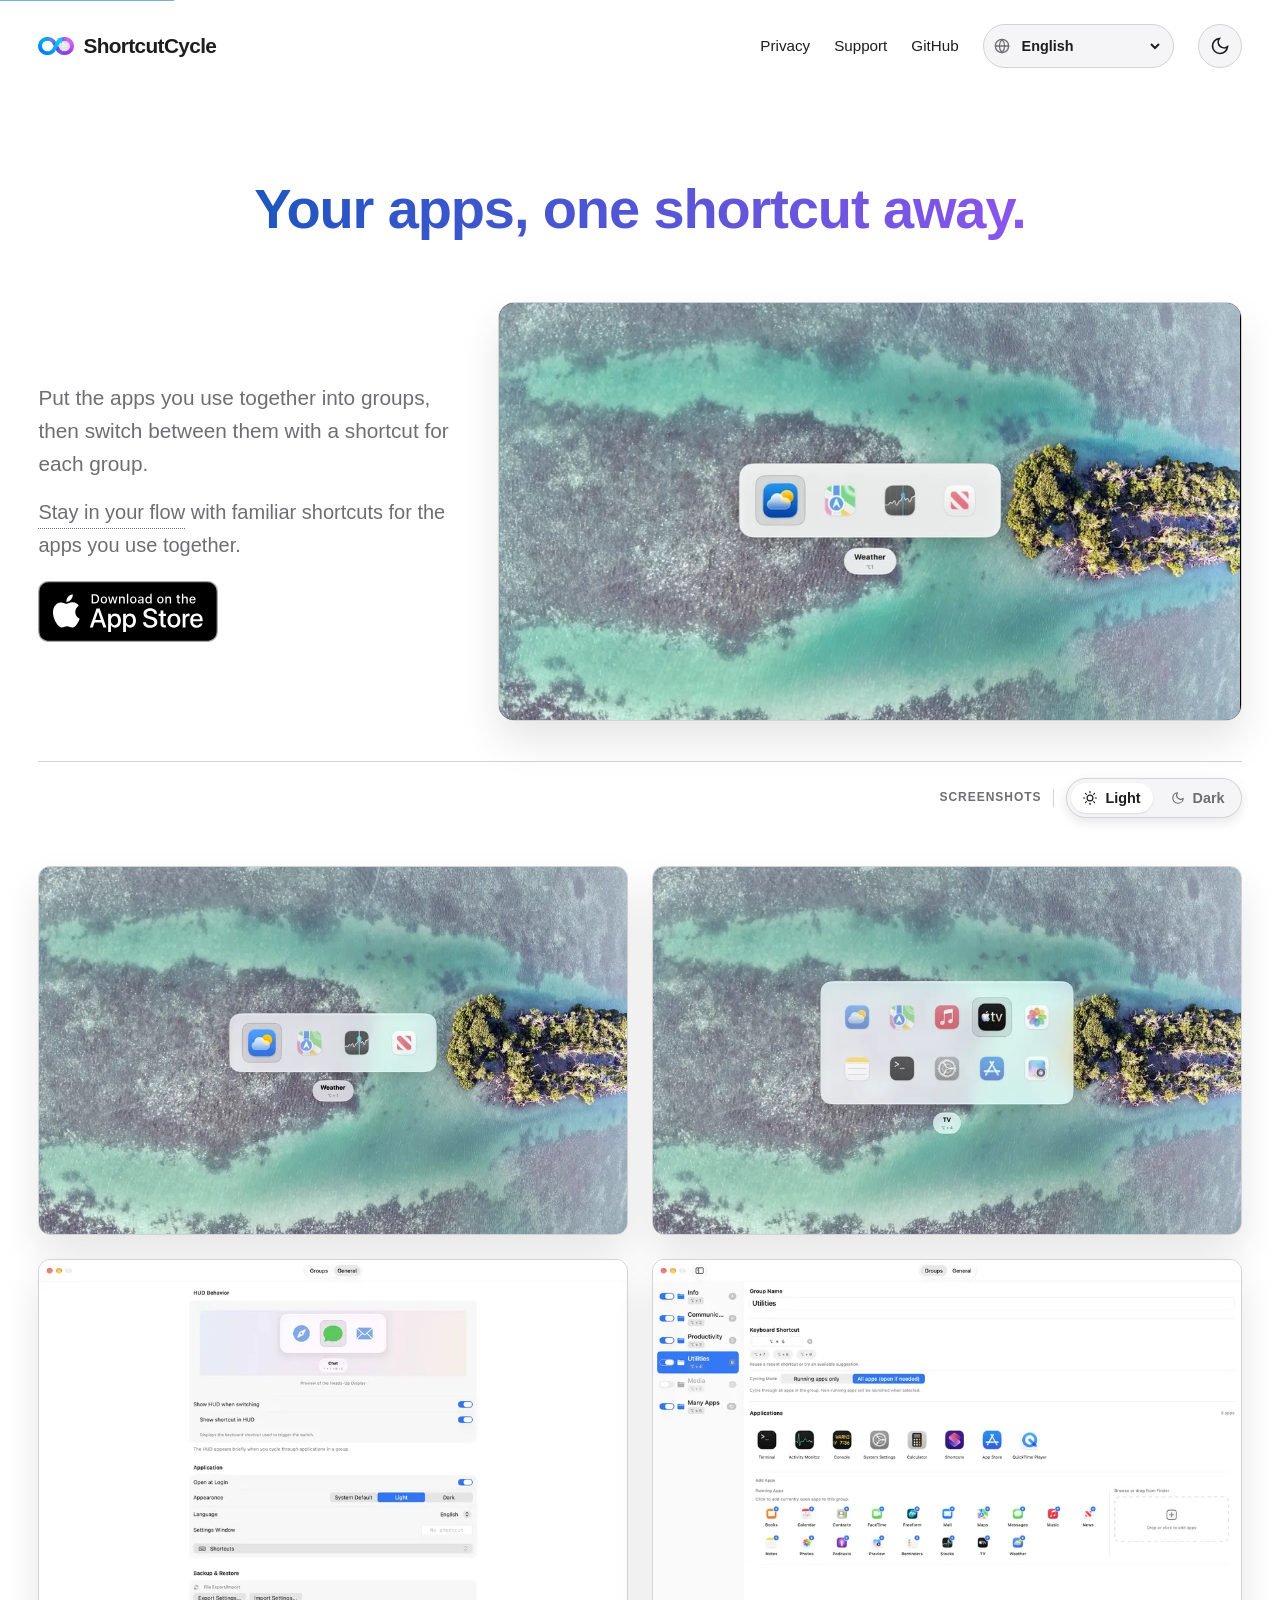
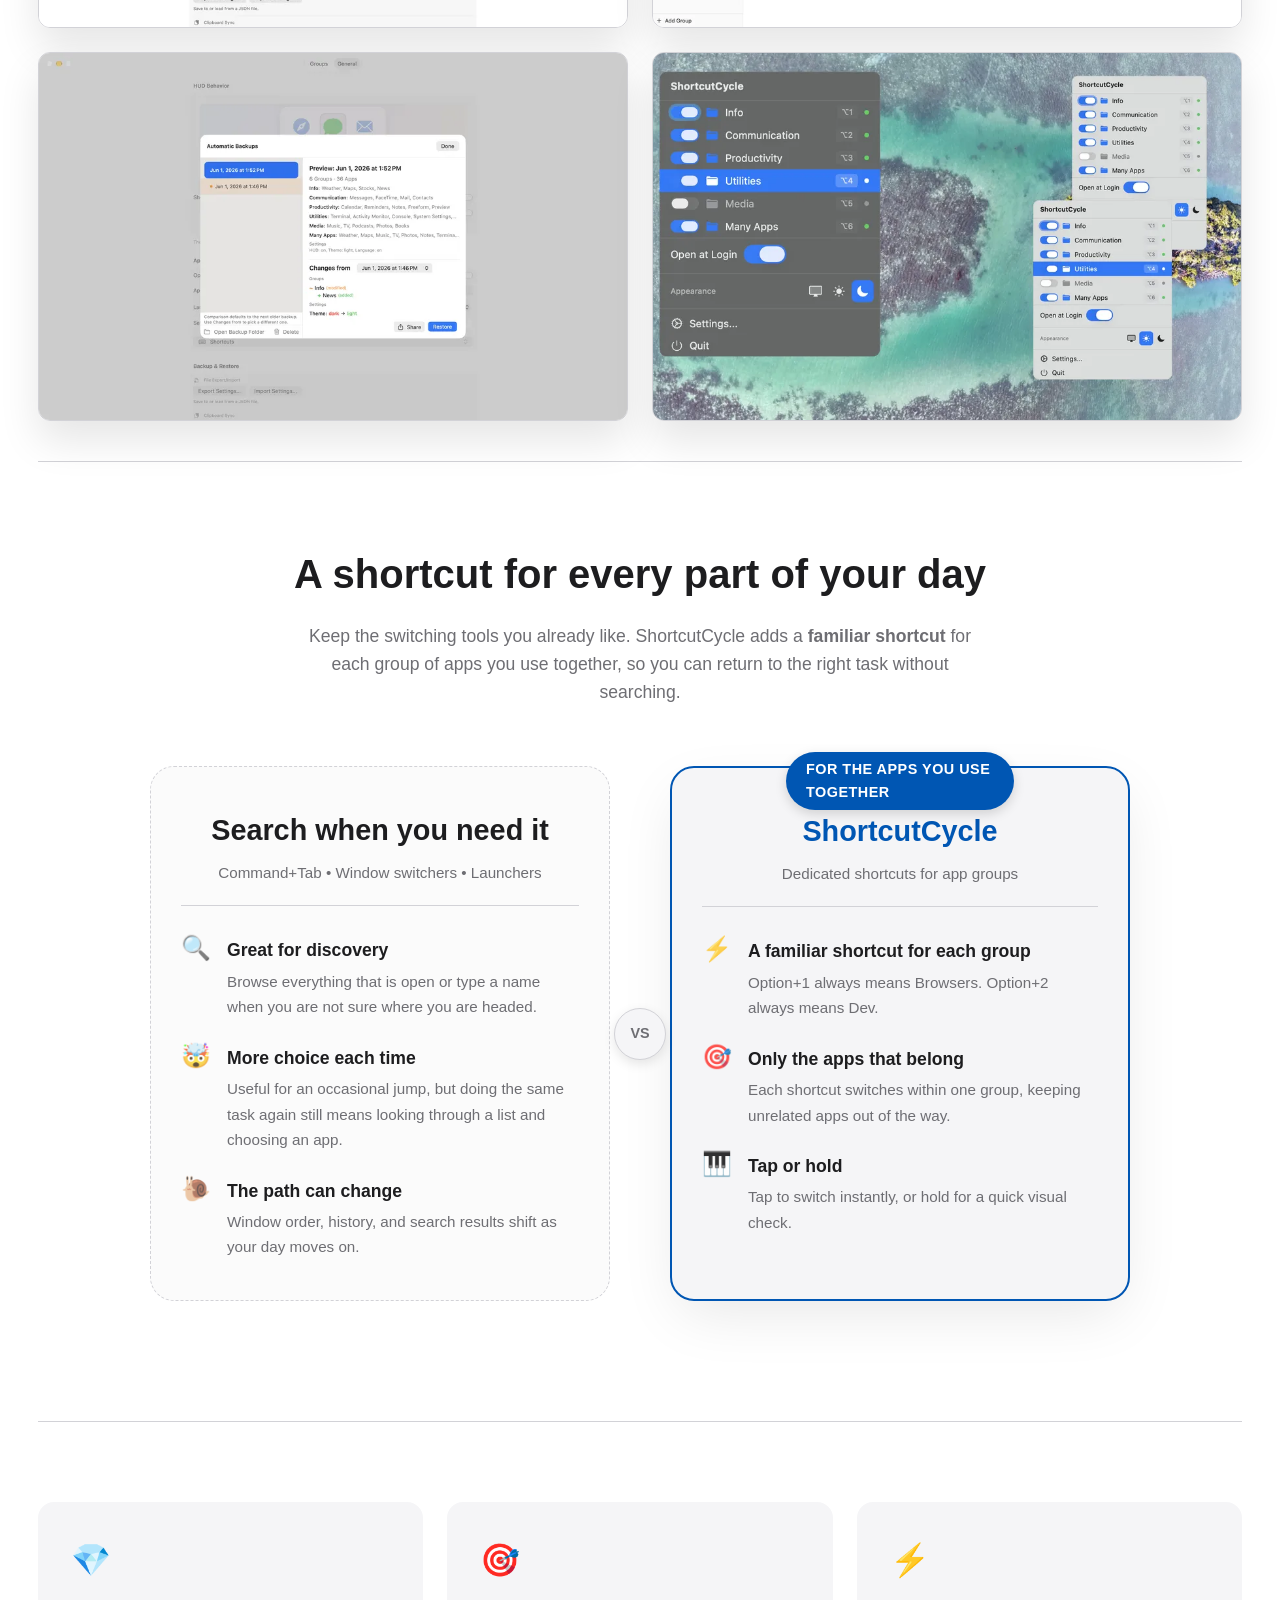
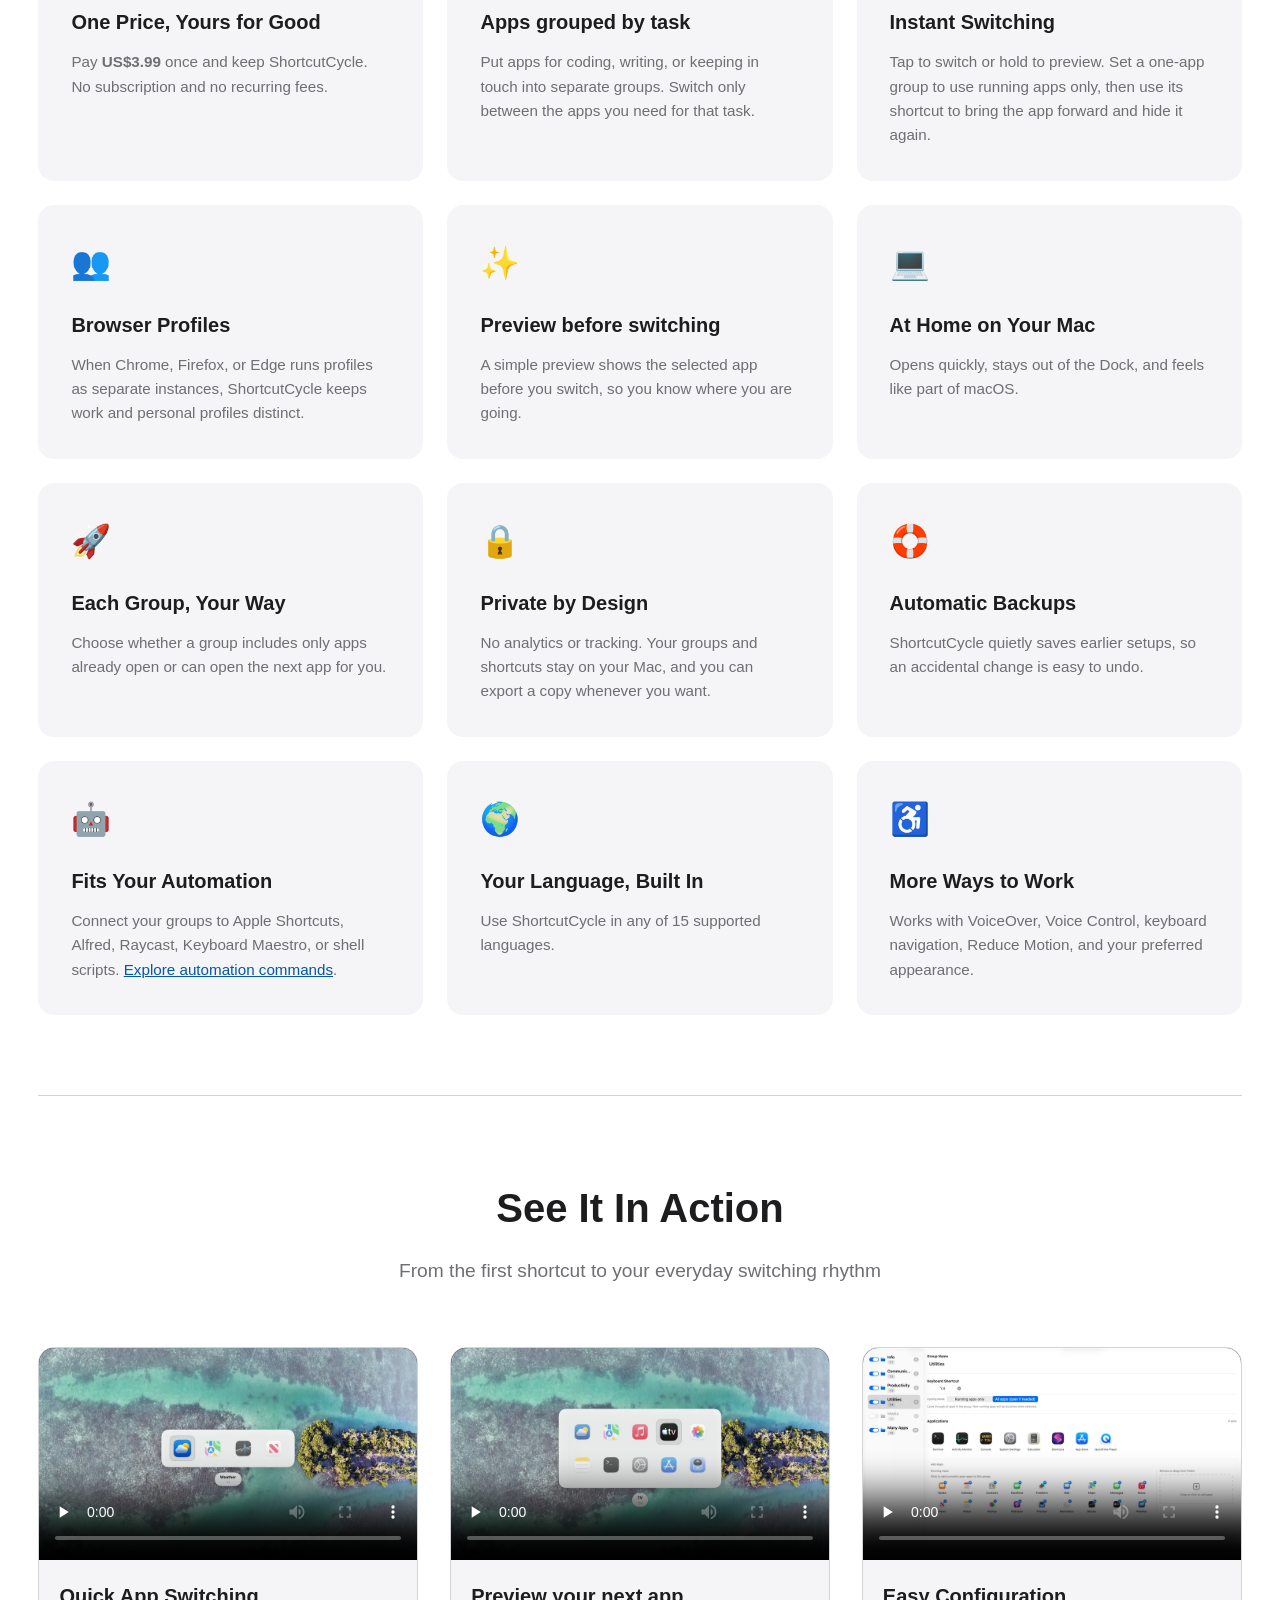
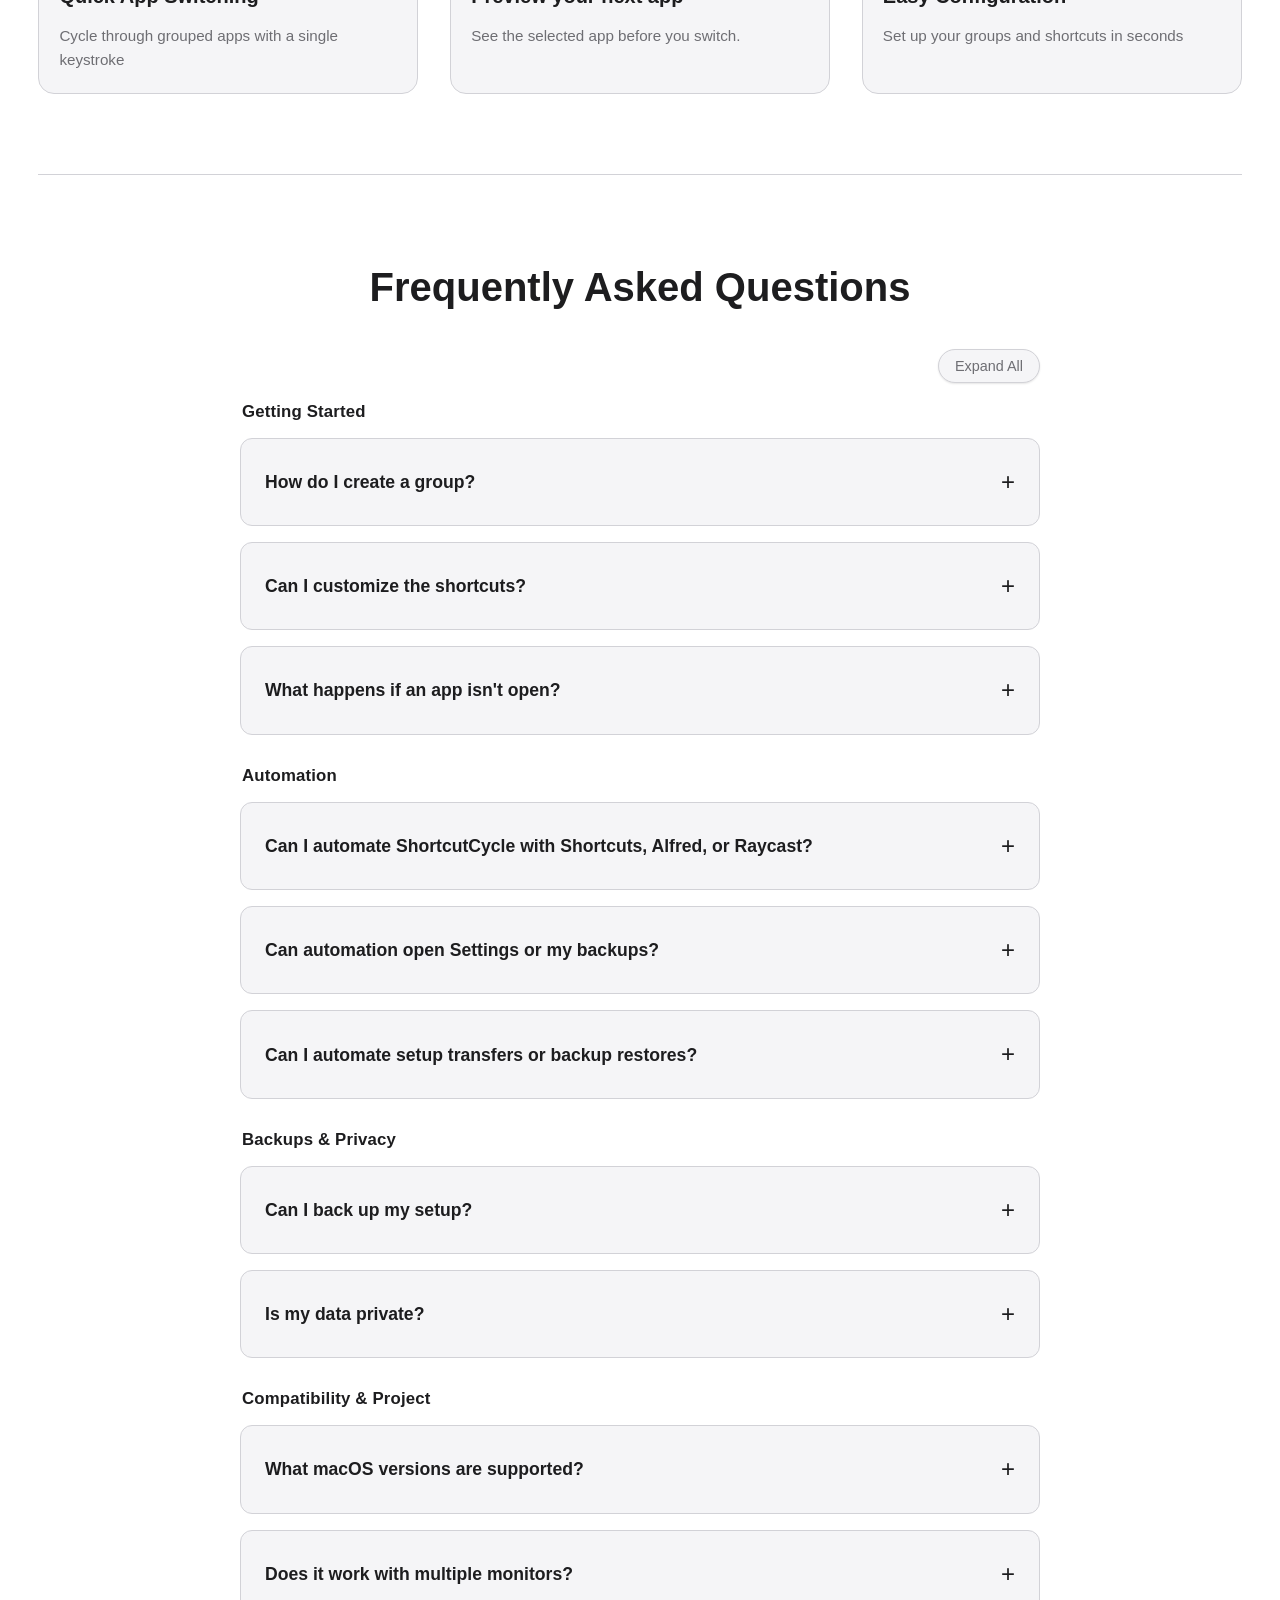
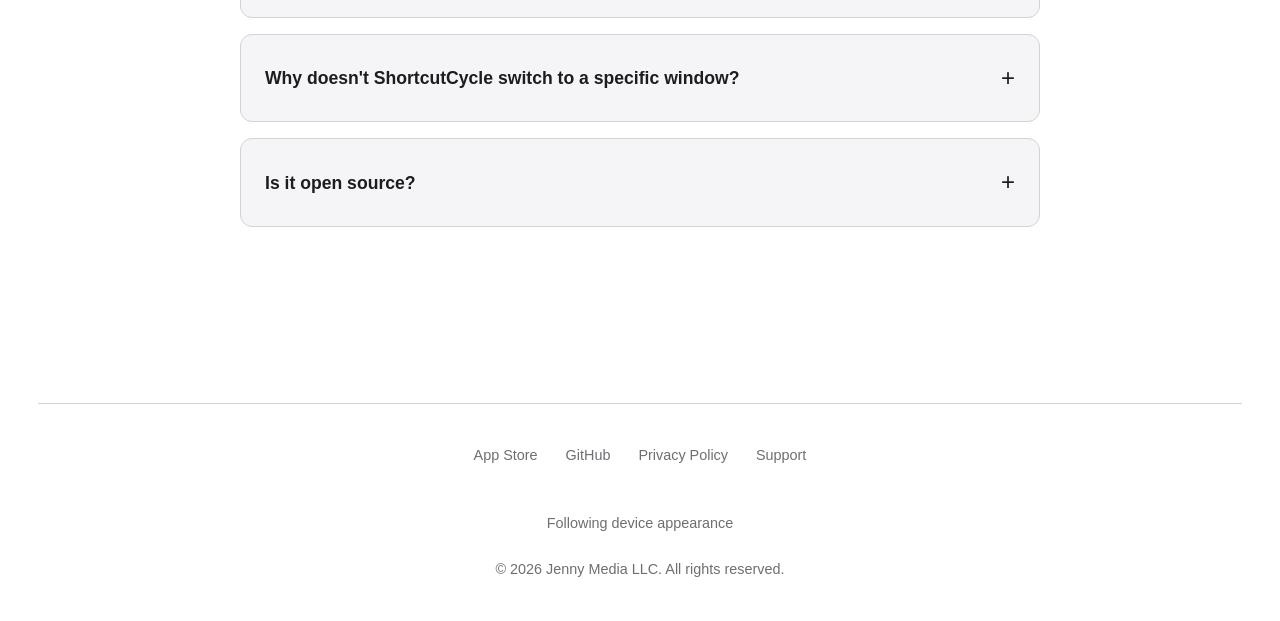
<file: docs/index.html>
<!DOCTYPE html>
<html lang="en" data-theme="system">

<head>
    <meta charset="UTF-8">
    <meta name="viewport" content="width=device-width, initial-scale=1.0">
    <link rel="icon" type="image/png" sizes="32x32" href="assets/images/favicon-32.png">
    <link rel="icon" type="image/png" sizes="16x16" href="assets/images/favicon-16.png">
    <link rel="apple-touch-icon" href="assets/images/app-icon.png">

    <!-- Resolve preferences before CSS to avoid an incorrect first-paint theme. -->
    <script src="assets/site-preferences.js"></script>

    <title>ShortcutCycle — Your apps, one shortcut away.</title>
    <meta name="description"
        content="Put apps you use together into groups, then switch between them with a shortcut for each group. Keep work, writing, and conversations close at hand."
        data-i18n-content="meta.description">
    <meta name="keywords"
        content="macOS app switcher, keyboard shortcuts, productivity, window management, app launcher, command tab alternative, alfred alternative">
    <meta name="author" content="ShortcutCycle">
    <link rel="canonical" href="https://s.jenny.media/">

    <!-- Open Graph / Facebook -->
    <meta property="og:type" content="website">
    <meta property="og:url" content="https://s.jenny.media/">
    <meta property="og:title" content="ShortcutCycle — Your apps, one shortcut away." data-i18n-content="meta.title">
    <meta property="og:description"
        content="Put apps you use together into groups, then switch between them with a shortcut for each group. Keep work, writing, and conversations close at hand."
        data-i18n-content="meta.description">
    <meta property="og:image" content="https://s.jenny.media/assets/images/hud-light.webp">
    <meta property="og:image:width" content="1800">
    <meta property="og:image:height" content="1124">

    <!-- Twitter Card -->
    <meta name="twitter:card" content="summary_large_image">
    <meta name="twitter:title" content="ShortcutCycle — Your apps, one shortcut away." data-i18n-content="meta.title">
    <meta name="twitter:description"
        content="Group the apps you use together and switch between them with familiar keyboard shortcuts."
        data-i18n-content="meta.twitterDescription">
    <meta name="twitter:image" content="https://s.jenny.media/assets/images/hud-light.webp">

    <!-- DNS Prefetch -->
    <link rel="dns-prefetch" href="https://apps.apple.com">
    <link rel="dns-prefetch" href="https://github.com">

    <!-- Structured Data (JSON-LD) -->
    <script type="application/ld+json">
    {
      "@context": "https://schema.org",
      "@type": "SoftwareApplication",
      "name": "ShortcutCycle",
      "operatingSystem": "macOS 14.0+",
      "applicationCategory": "ProductivityApplication",
      "softwareVersion": "1.10",
      "datePublished": "2026-08-12",
      "offers": {
        "@type": "Offer",
        "price": "3.99",
        "priceCurrency": "USD"
      },
      "description": "Group the apps you use together and switch between them with familiar keyboard shortcuts.",
      "screenshot": "https://s.jenny.media/assets/images/hud-light.webp",
      "downloadUrl": "https://apps.apple.com/app/shortcutcycle/id6758281578"
    }
    </script>

    <!-- GLightbox CSS (lazy-loaded, only needed for lightbox interaction) -->
    <link rel="stylesheet" href="assets/vendor/glightbox/glightbox.min.css" media="print" onload="this.media='all'">
    <noscript>
        <link rel="stylesheet" href="assets/vendor/glightbox/glightbox.min.css">
    </noscript>

    <link rel="stylesheet" href="assets/site.css">
    <script src="assets/navigation.js" defer></script>
</head>

<body class="preload">

    <!-- Skip Navigation for Accessibility -->
    <a href="#main-content" class="skip-link" data-i18n="a11y.skipToMain">Skip to main content</a>

    <div class="container">
        <header class="site-header" role="banner">
            <a href="index.html" class="logo" aria-label="ShortcutCycle home" data-i18n-aria-label="nav.homeLabel">
                <img src="assets/images/brand-mark.png" width="36" height="24" alt="">
                <span class="logo-wordmark">Shortcut<wbr>Cycle</span>
            </a>
            <div class="nav-wrapper desktop-controls">
                <nav class="nav-links desktop-nav" role="navigation" aria-label="Main navigation"
                    data-i18n-aria-label="nav.mainLabel">
                    <a href="privacy/" data-i18n="nav.privacy">Privacy</a>
                    <a href="support/" data-i18n="nav.support">Support</a>
                    <a href="https://github.com/xcv58/ShortcutCycle" target="_blank"
                        rel="noopener noreferrer">GitHub</a>
                </nav>
                <label class="language-selector" hidden>
                    <svg class="language-icon" viewBox="0 0 24 24" fill="none" stroke="currentColor" stroke-width="2"
                        stroke-linecap="round" stroke-linejoin="round" aria-hidden="true">
                        <circle cx="12" cy="12" r="10"></circle>
                        <path d="M2 12h20"></path>
                        <path d="M12 2a15.3 15.3 0 0 1 4 10 15.3 15.3 0 0 1-4 10 15.3 15.3 0 0 1-4-10 15.3 15.3 0 0 1 4-10z"></path>
                    </svg>
                    <svg class="language-spinner" viewBox="0 0 24 24" fill="none" stroke="currentColor" stroke-width="2" aria-hidden="true">
                        <path d="M12 2a10 10 0 1 1-10 10" stroke-linecap="round"></path>
                    </svg>
                    <span id="language-status" class="language-status" hidden aria-hidden="true"></span>
                    <span class="sr-only" data-i18n="language.label">Language</span>
                    <select id="language-select" class="language-select" aria-label="Language"
                        data-i18n-aria-label="language.label">
                        <option value="en" lang="en">English</option>
                        <option value="de" lang="de">Deutsch</option>
                        <option value="fr" lang="fr">Français</option>
                        <option value="es" lang="es">Español</option>
                        <option value="ja" lang="ja">日本語</option>
                        <option value="pt-BR" lang="pt-BR">Português (Brasil)</option>
                        <option value="zh-Hans" lang="zh-Hans">简体中文</option>
                        <option value="zh-Hant" lang="zh-Hant">繁體中文</option>
                        <option value="it" lang="it">Italiano</option>
                        <option value="ko" lang="ko">한국어</option>
                        <option value="ar" lang="ar">العربية</option>
                        <option value="nl" lang="nl">Nederlands</option>
                        <option value="pl" lang="pl">Polski</option>
                        <option value="tr" lang="tr">Türkçe</option>
                        <option value="ru" lang="ru">Русский</option>
                    </select>
                </label>
            </div>
            <button class="menu-toggle" type="button" hidden aria-label="Main navigation"
                data-i18n-aria-label="nav.mainLabel" aria-expanded="false" aria-controls="mobile-navigation">
                <svg class="menu-icon-open" viewBox="0 0 24 24" fill="none" stroke="currentColor" stroke-width="2" aria-hidden="true"><path d="M4 6h16M4 12h16M4 18h16"/></svg>
                <svg class="menu-icon-close" viewBox="0 0 24 24" fill="none" stroke="currentColor" stroke-width="2" aria-hidden="true"><path d="m6 6 12 12M18 6 6 18"/></svg>
            </button>
            <button class="theme-btn theme-toggle" id="theme-toggle" type="button" hidden
                    aria-label="Switch to dark mode" title="Switch to dark mode">
                    <svg class="icon-moon" viewBox="0 0 24 24" fill="none" stroke="currentColor" stroke-width="2" aria-hidden="true">
                        <path d="M21 12.79A9 9 0 1 1 11.21 3 7 7 0 0 0 21 12.79z"></path>
                    </svg>
                    <svg class="icon-sun" viewBox="0 0 24 24" fill="none" stroke="currentColor" stroke-width="2" aria-hidden="true">
                        <circle cx="12" cy="12" r="4"></circle>
                        <path d="M12 2v2m0 16v2M2 12h2m16 0h2M5 5l1.5 1.5m11 11L19 19M5 19l1.5-1.5m11-11L19 5"></path>
                    </svg>
                </button>
            <div class="mobile-panel" id="mobile-navigation">
                <nav class="nav-links mobile-nav" role="navigation" aria-label="Main navigation"
                    data-i18n-aria-label="nav.mainLabel">
                    <a href="privacy/" data-i18n="nav.privacy">Privacy</a>
                    <a href="support/" data-i18n="nav.support">Support</a>
                    <a href="https://github.com/xcv58/ShortcutCycle" target="_blank"
                        rel="noopener noreferrer">GitHub</a>
                </nav>
                <label class="language-selector" hidden>
                    <svg class="language-icon" viewBox="0 0 24 24" fill="none" stroke="currentColor" stroke-width="2"
                        stroke-linecap="round" stroke-linejoin="round" aria-hidden="true">
                        <circle cx="12" cy="12" r="10"></circle>
                        <path d="M2 12h20"></path>
                        <path d="M12 2a15.3 15.3 0 0 1 4 10 15.3 15.3 0 0 1-4 10 15.3 15.3 0 0 1-4-10 15.3 15.3 0 0 1 4-10z"></path>
                    </svg>
                    <svg class="language-spinner" viewBox="0 0 24 24" fill="none" stroke="currentColor" stroke-width="2" aria-hidden="true">
                        <path d="M12 2a10 10 0 1 1-10 10" stroke-linecap="round"></path>
                    </svg>
                    <span id="mobile-language-status" class="language-status" hidden aria-hidden="true"></span>
                    <span class="sr-only" data-i18n="language.label">Language</span>
                    <select id="mobile-language-select" class="language-select" aria-label="Language"
                        data-i18n-aria-label="language.label">
                        <option value="en" lang="en">English</option>
                        <option value="de" lang="de">Deutsch</option>
                        <option value="fr" lang="fr">Français</option>
                        <option value="es" lang="es">Español</option>
                        <option value="ja" lang="ja">日本語</option>
                        <option value="pt-BR" lang="pt-BR">Português (Brasil)</option>
                        <option value="zh-Hans" lang="zh-Hans">简体中文</option>
                        <option value="zh-Hant" lang="zh-Hant">繁體中文</option>
                        <option value="it" lang="it">Italiano</option>
                        <option value="ko" lang="ko">한국어</option>
                        <option value="ar" lang="ar">العربية</option>
                        <option value="nl" lang="nl">Nederlands</option>
                        <option value="pl" lang="pl">Polski</option>
                        <option value="tr" lang="tr">Türkçe</option>
                        <option value="ru" lang="ru">Русский</option>
                    </select>
                </label>
            </div>
        </header>

        <!-- Screen reader announcements -->
        <div role="status" aria-live="polite" aria-atomic="true" class="sr-only" id="theme-announcement"></div>
        <div role="status" aria-live="polite" aria-atomic="true" class="sr-only" id="language-announcement"></div>

        <main id="main-content" role="main">

            <section class="hero">
                <h1 class="text-gradient" data-i18n="hero.title">Your apps, one shortcut away.</h1>

                <div class="hero-split">
                    <div class="hero-text">
                        <p class="hero-subtitle" data-i18n="hero.subtitle">Put the apps you use together into groups, then switch between them with a shortcut for each group.</p>
                        <p class="hero-benefit">
                            <span class="tooltip-trigger" tabindex="0" aria-describedby="hero-benefit-tooltip"
                                data-tooltip="Dedicated shortcuts make familiar app groups easy to reach without scanning a long list."
                                data-i18n="hero.benefitHighlight" data-i18n-data-tooltip="hero.benefitTooltipShort">
                                Stay in your flow
                            </span><span id="hero-benefit-tooltip" class="sr-only" data-i18n="hero.benefitTooltipLong">Dedicated
                                shortcuts make familiar app groups easy to reach without scanning a long list.</span><span data-i18n="hero.benefitSuffix"> with familiar shortcuts for the apps you use together.</span>
                        </p>
                        <div class="cta-group">
                            <a href="https://apps.apple.com/app/shortcutcycle/id6758281578?mt=12"
                                class="cta-badge-link cta-store-link" aria-label="Download ShortcutCycle on the App Store"
                                data-i18n-aria-label="hero.appStoreAria">
                                <img src="assets/images/app-store-badge-light.svg"
                                    class="cta-store-badge cta-store-badge-light" width="180" height="60"
                                    alt="Download on the App Store" data-i18n-alt="hero.appStoreAlt" decoding="async">
                                <img src="assets/images/app-store-badge-dark.svg"
                                    class="cta-store-badge cta-store-badge-dark" width="180" height="60" alt=""
                                    aria-hidden="true" decoding="async">
                            </a>
                        </div>
                    </div>

                    <div class="hero-video-container">
                        <video autoplay loop muted playsinline preload="metadata" poster="assets/images/poster-1.webp"
                            aria-label="Demo: quick app switching with ShortcutCycle"
                            data-i18n-aria-label="hero.videoAria">
                            <source src="assets/videos/1.mp4?v=20260525-shortcut-lead" type="video/mp4">
                        </video>
                    </div>
                </div>

                <div class="gallery-toolbar">
                    <span class="gallery-toolbar-label" data-i18n="gallery.label">Screenshots</span>
                    <span class="gallery-toolbar-separator" aria-hidden="true"></span>
                    <div class="screenshot-theme-switch" role="group" aria-label="Screenshot Theme Toggle"
                        data-i18n-aria-label="gallery.themeGroupLabel">
                        <button id="screenshot-btn-light" class="screenshot-theme-btn" type="button"
                            data-screenshot-theme="light" aria-pressed="false" title="Show light screenshots"
                            data-i18n-title="gallery.showLight">
                            <svg class="screenshot-theme-icon" viewBox="0 0 24 24" fill="none" stroke="currentColor"
                                stroke-width="2" stroke-linecap="round" stroke-linejoin="round" aria-hidden="true">
                                <circle cx="12" cy="12" r="5"></circle>
                                <line x1="12" y1="1" x2="12" y2="3"></line>
                                <line x1="12" y1="21" x2="12" y2="23"></line>
                                <line x1="4.22" y1="4.22" x2="5.64" y2="5.64"></line>
                                <line x1="18.36" y1="18.36" x2="19.78" y2="19.78"></line>
                                <line x1="1" y1="12" x2="3" y2="12"></line>
                                <line x1="21" y1="12" x2="23" y2="12"></line>
                                <line x1="4.22" y1="19.78" x2="5.64" y2="18.36"></line>
                                <line x1="18.36" y1="5.64" x2="19.78" y2="4.22"></line>
                            </svg>
                            <span data-i18n="gallery.light">Light</span>
                        </button>
                        <button id="screenshot-btn-dark" class="screenshot-theme-btn" type="button"
                            data-screenshot-theme="dark" aria-pressed="false" title="Show dark screenshots"
                            data-i18n-title="gallery.showDark">
                            <svg class="screenshot-theme-icon" viewBox="0 0 24 24" fill="none" stroke="currentColor"
                                stroke-width="2" stroke-linecap="round" stroke-linejoin="round" aria-hidden="true">
                                <path d="M21 12.79A9 9 0 1 1 11.21 3 7 7 0 0 0 21 12.79z"></path>
                            </svg>
                            <span data-i18n="gallery.dark">Dark</span>
                        </button>
                    </div>
                    <div role="status" aria-live="polite" aria-atomic="true" class="sr-only"
                        id="screenshot-theme-announcement"></div>
                </div>

                <div class="gallery-wrapper">
                    <button class="scroll-btn prev" id="gallery-prev" aria-label="Previous"
                        data-i18n-aria-label="gallery.previous">
                        <svg width="28" height="28" fill="none" stroke="currentColor" stroke-width="2"
                            viewBox="0 0 24 24">
                            <path d="M15 19l-7-7 7-7" />
                        </svg>
                    </button>
                    <div class="gallery-scroller">
                        <a href="assets/images/hud-light.webp" class="screenshot-frame screenshot-variant glightbox"
                            data-screenshot-key="hud"
                            data-gallery="screenshots" data-title="App switching preview, light appearance"
                            data-light-href="assets/images/hud-light.webp"
                            data-light-src="assets/images/hud-light.webp"
                            data-light-srcset="assets/images/hud-light-small.webp 900w, assets/images/hud-light.webp 1800w"
                            data-light-title="App switching preview, light appearance" data-light-alt="App switching preview, light appearance"
                            data-dark-href="assets/images/hud-dark.webp"
                            data-dark-src="assets/images/hud-dark.webp"
                            data-dark-srcset="assets/images/hud-dark-small.webp 900w, assets/images/hud-dark.webp 1800w"
                            data-dark-title="App switching preview, dark appearance" data-dark-alt="App switching preview, dark appearance">
                            <img src="assets/images/hud-light.webp"
                                srcset="assets/images/hud-light-small.webp 900w, assets/images/hud-light.webp 1800w"
                                sizes="(max-width: 900px) 100vw, 900px" width="900" height="562" alt="App switching preview, light appearance"
                                fetchpriority="high" decoding="async">
                        </a>
                        <a href="assets/images/hud-grid-light.webp"
                            class="screenshot-frame screenshot-variant glightbox" data-screenshot-key="grid"
                            data-gallery="screenshots"
                            data-title="Grid View Light" data-light-href="assets/images/hud-grid-light.webp"
                            data-light-src="assets/images/hud-grid-light.webp"
                            data-light-srcset="assets/images/hud-grid-light-small.webp 900w, assets/images/hud-grid-light.webp 1800w"
                            data-light-title="Grid View Light" data-light-alt="Grid View Light"
                            data-dark-href="assets/images/hud-grid-dark.webp"
                            data-dark-src="assets/images/hud-grid-dark.webp"
                            data-dark-srcset="assets/images/hud-grid-dark-small.webp 900w, assets/images/hud-grid-dark.webp 1800w"
                            data-dark-title="Grid View Dark" data-dark-alt="Grid View Dark">
                            <img src="assets/images/hud-grid-light.webp"
                                srcset="assets/images/hud-grid-light-small.webp 900w, assets/images/hud-grid-light.webp 1800w"
                                sizes="(max-width: 900px) 100vw, 900px" loading="lazy" width="900" height="562"
                                alt="Grid View Light" decoding="async">
                        </a>
                        <a href="assets/images/general-light.webp" class="screenshot-frame screenshot-variant glightbox"
                            data-screenshot-key="general" data-gallery="screenshots" data-title="General Settings Light"
                            data-light-href="assets/images/general-light.webp"
                            data-light-src="assets/images/general-light.webp"
                            data-light-srcset="assets/images/general-light-small.webp 900w, assets/images/general-light.webp 1800w"
                            data-light-title="General Settings Light" data-light-alt="General Settings Light"
                            data-dark-href="assets/images/general-dark.webp"
                            data-dark-src="assets/images/general-dark.webp"
                            data-dark-srcset="assets/images/general-dark-small.webp 900w, assets/images/general-dark.webp 1800w"
                            data-dark-title="General Settings Dark" data-dark-alt="General Settings Dark">
                            <img src="assets/images/general-light.webp"
                                srcset="assets/images/general-light-small.webp 900w, assets/images/general-light.webp 1800w"
                                sizes="(max-width: 900px) 100vw, 900px" loading="lazy" width="900" height="562"
                                alt="General Settings Light" decoding="async">
                        </a>
                        <a href="assets/images/group-light.webp" class="screenshot-frame screenshot-variant glightbox"
                            data-screenshot-key="group" data-gallery="screenshots" data-title="Group Settings Light"
                            data-light-href="assets/images/group-light.webp"
                            data-light-src="assets/images/group-light.webp"
                            data-light-srcset="assets/images/group-light-small.webp 900w, assets/images/group-light.webp 1800w"
                            data-light-title="Group Settings Light" data-light-alt="Group Settings Light"
                            data-dark-href="assets/images/group-dark.webp"
                            data-dark-src="assets/images/group-dark.webp"
                            data-dark-srcset="assets/images/group-dark-small.webp 900w, assets/images/group-dark.webp 1800w"
                            data-dark-title="Group Settings Dark" data-dark-alt="Group Settings Dark">
                            <img src="assets/images/group-light.webp"
                                srcset="assets/images/group-light-small.webp 900w, assets/images/group-light.webp 1800w"
                                sizes="(max-width: 900px) 100vw, 900px" loading="lazy" width="900" height="562"
                                alt="Group Settings Light" decoding="async">
                        </a>
                        <a href="assets/images/automatic-backups.webp"
                            class="screenshot-frame screenshot-variant glightbox" data-screenshot-key="backups"
                            data-gallery="screenshots"
                            data-title="Automatic Backups Light"
                            data-light-href="assets/images/automatic-backups.webp"
                            data-light-src="assets/images/automatic-backups.webp"
                            data-light-srcset="assets/images/automatic-backups-small.webp 900w, assets/images/automatic-backups.webp 1800w"
                            data-light-title="Automatic Backups Light" data-light-alt="Automatic Backups Light"
                            data-dark-href="assets/images/automatic-backups-dark.webp"
                            data-dark-src="assets/images/automatic-backups-dark.webp"
                            data-dark-srcset="assets/images/automatic-backups-dark-small.webp 900w, assets/images/automatic-backups-dark.webp 1800w"
                            data-dark-title="Automatic Backups Dark" data-dark-alt="Automatic Backups Dark">
                            <img src="assets/images/automatic-backups.webp"
                                srcset="assets/images/automatic-backups-small.webp 900w, assets/images/automatic-backups.webp 1800w"
                                sizes="(max-width: 900px) 100vw, 900px" loading="lazy" width="900" height="562"
                                alt="Automatic Backups Light" decoding="async">
                        </a>
                        <a href="assets/images/menu-bar.webp" class="screenshot-frame glightbox"
                            data-screenshot-key="menuBar"
                            data-gallery="screenshots" data-title="Menu Bar">
                            <img src="assets/images/menu-bar.webp"
                                srcset="assets/images/menu-bar-small.webp 900w, assets/images/menu-bar.webp 1800w"
                                sizes="(max-width: 900px) 100vw, 900px" loading="lazy" width="900" height="562"
                                alt="Menu Bar" decoding="async">
                        </a>
                    </div>
                    <button class="scroll-btn next" id="gallery-next" aria-label="Next" data-i18n-aria-label="gallery.next">
                        <svg width="28" height="28" fill="none" stroke="currentColor" stroke-width="2"
                            viewBox="0 0 24 24">
                            <path d="M9 5l7 7-7 7" />
                        </svg>
                    </button>
                </div>
            </section>

            <!-- Comparison Section -->
            <section class="section section-divider" id="comparison">
                <h2 style="text-align: center; font-size: 2.5rem; margin-bottom: 16px;"
                    data-i18n="comparison.title">A shortcut for every part of your day</h2>
                <p class="section-subtitle"
                    style="max-width: 700px; margin: 0 auto 60px auto; color: var(--text-secondary); text-align: center; font-size: 1.1rem; line-height: 1.6;">
                    <span data-i18n-html="comparison.subtitle">Keep the switching tools you already like. ShortcutCycle adds a <strong>familiar shortcut</strong> for each group of apps you use together, so you can return to the right task without searching.</span>
                </p>
                <div class="versus-grid">
                    <!-- The Old Way -->
                    <div class="versus-card old-way">
                        <div class="versus-header">
                            <h3 data-i18n="comparison.old.title">Search when you need it</h3>
                            <p data-i18n="comparison.old.subtitle">Command+Tab • Window switchers • Launchers</p>
                        </div>
                        <ul class="versus-list">
                            <li class="versus-item">
                                <span class="versus-icon">🔍</span>
                                <div class="versus-content">
                                    <strong data-i18n="comparison.old.searchTitle">Great for discovery</strong>
                                    <span data-i18n="comparison.old.searchBody">Browse everything that is open or type a
                                        name when you are not sure where you are headed.</span>
                                </div>
                            </li>
                            <li class="versus-item">
                                <span class="versus-icon">🤯</span>
                                <div class="versus-content">
                                    <strong data-i18n="comparison.old.loadTitle">More choice each time</strong>
                                    <span data-i18n="comparison.old.loadBody">Useful for an occasional jump, but doing the same task again still means looking through a list and choosing an app.</span>
                                </div>
                            </li>
                            <li class="versus-item">
                                <span class="versus-icon">🐌</span>
                                <div class="versus-content">
                                    <strong data-i18n="comparison.old.slowTitle">The path can change</strong>
                                    <span data-i18n="comparison.old.slowBody">Window order, history, and search results
                                        shift as your day moves on.</span>
                                </div>
                            </li>
                        </ul>
                    </div>

                    <!-- ShortcutCycle -->
                    <div class="versus-card new-way">
                        <div class="card-badge" data-i18n="comparison.new.badge">For the apps you use together</div>
                        <div class="versus-header">
                            <h3 style="color: var(--accent);">ShortcutCycle</h3>
                            <p data-i18n="comparison.new.subtitle">Dedicated shortcuts for app groups</p>
                        </div>
                        <ul class="versus-list">
                            <li class="versus-item">
                                <span class="versus-icon">⚡️</span>
                                <div class="versus-content">
                                    <strong data-i18n="comparison.new.memoryTitle">A familiar shortcut for each group</strong>
                                    <span data-i18n="comparison.new.memoryBody">Option+1 always means Browsers. Option+2
                                        always means Dev.</span>
                                </div>
                            </li>
                            <li class="versus-item">
                                <span class="versus-icon">🎯</span>
                                <div class="versus-content">
                                    <strong data-i18n="comparison.new.scopeTitle">Only the apps that belong</strong>
                                    <span data-i18n="comparison.new.scopeBody">Each shortcut switches within one group, keeping unrelated apps out of the way.</span>
                                </div>
                            </li>
                            <li class="versus-item">
                                <span class="versus-icon">🎹</span>
                                <div class="versus-content">
                                    <strong data-i18n="comparison.new.keyTitle">Tap or hold</strong>
                                    <span data-i18n="comparison.new.keyBody">Tap to switch instantly, or hold for a quick
                                        visual check.</span>
                                </div>
                            </li>
                        </ul>
                    </div>
                </div>
            </section>

            <section class="section section-divider" aria-labelledby="features-heading">
                <h2 id="features-heading" class="sr-only" data-i18n="features.heading">Features</h2>
                <div class="features-grid">
                    <div class="feature-card">
                        <span class="feature-icon">💎</span>
                        <h3 data-i18n="features.noSubscriptions.title">One Price, Yours for Good</h3>
                        <p data-i18n-html="features.noSubscriptions.body">Pay <strong>$3.99</strong> once and keep
                            ShortcutCycle. No subscription and no recurring fees.
                        </p>
                    </div>
                    <div class="feature-card">
                        <span class="feature-icon">🎯</span>
                        <h3 data-i18n="features.groups.title">Apps grouped by task</h3>
                        <p data-i18n="features.groups.body">Put apps for coding, writing, or keeping in touch into separate groups. Switch only between the apps you need for that task.</p>
                    </div>
                    <div class="feature-card">
                        <span class="feature-icon">⚡️</span>
                        <h3 data-i18n="features.switching.title">Instant Switching</h3>
                        <p data-i18n-html="features.switching.body">Tap to switch or hold to preview. Set a one-app
                            group to use running apps only, then use its shortcut to bring the app forward and hide it again.</p>
                    </div>
                    <div class="feature-card">
                        <span class="feature-icon">👥</span>
                        <h3 data-i18n="features.profiles.title">Browser Profiles</h3>
                        <p data-i18n="features.profiles.body">When Chrome, Firefox, or Edge runs profiles as separate
                            instances, ShortcutCycle keeps work and personal profiles distinct.</p>
                    </div>
                    <div class="feature-card">
                        <span class="feature-icon">✨</span>
                        <h3 data-i18n="features.hud.title">Preview before switching</h3>
                        <p data-i18n="features.hud.body">A simple preview shows the selected app before you switch, so you know where you are going.</p>
                    </div>
                    <div class="feature-card">
                        <span class="feature-icon">💻</span>
                        <h3 data-i18n="features.native.title">At Home on Your Mac</h3>
                        <p data-i18n="features.native.body">Opens quickly, stays out of the Dock, and feels like part of macOS.
                        </p>
                    </div>
                    <div class="feature-card">
                        <span class="feature-icon">🚀</span>
                        <h3 data-i18n="features.launch.title">Each Group, Your Way</h3>
                        <p data-i18n="features.launch.body">Choose whether a group includes only apps already open or can open the next app for you.</p>
                    </div>
                    <div class="feature-card">
                        <span class="feature-icon">🔒</span>
                        <h3 data-i18n="features.privacy.title">Private by Design</h3>
                        <p data-i18n="features.privacy.body">No analytics or tracking. Your groups and shortcuts stay on your Mac, and you can export a copy whenever you want.</p>
                    </div>
                    <div class="feature-card">
                        <span class="feature-icon">🛟</span>
                        <h3 data-i18n="features.backups.title">Automatic Backups</h3>
                        <p data-i18n="features.backups.body">ShortcutCycle quietly saves earlier setups, so an accidental change is easy to undo.</p>
                    </div>
                    <div class="feature-card">
                        <span class="feature-icon">🤖</span>
                        <h3 data-i18n="features.automation.title">Fits Your Automation</h3>
                        <p data-i18n-html="features.automation.body">Connect your groups to Apple Shortcuts, Alfred,
                            Raycast, Keyboard Maestro, or shell scripts. <a
                                href="https://github.com/xcv58/ShortcutCycle/blob/master/URL_SCHEME.md"
                                target="_blank" rel="noopener noreferrer">Explore automation commands</a>.</p>
                    </div>
                    <div class="feature-card">
                        <span class="feature-icon">🌍</span>
                        <h3 data-i18n="features.global.title">Your Language, Built In</h3>
                        <p data-i18n="features.global.body">Use ShortcutCycle in any of 15 supported languages.</p>
                    </div>
                    <div class="feature-card">
                        <span class="feature-icon">♿️</span>
                        <h3 data-i18n="features.accessibility.title">More Ways to Work</h3>
                        <p data-i18n="features.accessibility.body">Works with VoiceOver, Voice Control, keyboard navigation, Reduce Motion, and your preferred appearance.</p>
                    </div>
                </div>
            </section>

            <!-- Video Demo Section -->
            <section class="section section-divider video-section" aria-labelledby="video-heading">
                <h2 id="video-heading" data-i18n="videos.title">See It In Action</h2>
                <p class="section-subtitle" data-i18n="videos.subtitle">From the first shortcut to your everyday switching rhythm</p>

                <div class="video-grid">
                    <div class="video-card">
                        <video controls preload="none" poster="assets/images/poster-1.webp">
                            <source src="assets/videos/1.mp4?v=20260525-shortcut-lead" type="video/mp4">
                            <span data-i18n="videos.unsupported">Your browser does not support the video tag.</span>
                        </video>
                        <h3 data-i18n="videos.quick.title">Quick App Switching</h3>
                        <p data-i18n="videos.quick.body">Cycle through grouped apps with a single keystroke</p>
                    </div>
                    <div class="video-card">
                        <video controls preload="none" poster="assets/images/poster-2.webp">
                            <source src="assets/videos/2.mp4?v=20260525-shortcut-lead" type="video/mp4">
                            <span data-i18n="videos.unsupported">Your browser does not support the video tag.</span>
                        </video>
                        <h3 data-i18n="videos.hud.title">Preview your next app</h3>
                        <p data-i18n="videos.hud.body">See the selected app before you switch.</p>
                    </div>
                    <div class="video-card">
                        <video controls preload="none" poster="assets/images/poster-3.webp">
                            <source src="assets/videos/3.mp4?v=20260525-shortcut-lead" type="video/mp4">
                            <span data-i18n="videos.unsupported">Your browser does not support the video tag.</span>
                        </video>
                        <h3 data-i18n="videos.config.title">Easy Configuration</h3>
                        <p data-i18n="videos.config.body">Set up your groups and shortcuts in seconds</p>
                    </div>
                </div>
            </section>

            <!-- FAQ Section -->
            <section class="section section-divider" id="faq">
                <h2 style="text-align: center; font-size: 2.5rem; margin-bottom: 30px;" data-i18n="faq.title">
                    Frequently Asked Questions</h2>
                <div class="faq-toggle-container">
                    <button id="faq-toggle-btn" class="faq-toggle-btn" onclick="toggleAllFAQ()" data-i18n="faq.expandAll">Expand All</button>
                </div>
                <div class="faq-container">
                    <div class="faq-group">
                        <h3 class="faq-group-title" data-i18n="faq.gettingStarted.title">Getting Started</h3>
                        <details class="faq-item">
                            <summary data-i18n="faq.gettingStarted.createQuestion">How do I create a group?</summary>
                            <p data-i18n-html="faq.gettingStarted.createAnswer">Open Settings, click <strong>+</strong>,
                                and name a group such as "Social" or "Dev." Add apps that are running now or browse for
                                others, then press the shortcut you want, such as <code>Option+1</code>.</p>
                        </details>

                        <details class="faq-item">
                            <summary data-i18n="faq.gettingStarted.shortcutsQuestion">Can I customize the shortcuts?</summary>
                            <p data-i18n="faq.gettingStarted.shortcutsAnswer">Yes. Press the combination you want.
                                ShortcutCycle suggests recent choices and warns if one is already in use. Add Command,
                                Control, or Option to letter and number keys; function keys can work on their own.</p>
                        </details>

                        <details class="faq-item">
                            <summary data-i18n="faq.gettingStarted.closedAppQuestion">What happens if an app isn't open?</summary>
                            <p data-i18n-html="faq.gettingStarted.closedAppAnswer">The group's mode decides. <strong>Running Apps Only</strong> skips closed apps while any group app is running; if none are running, it launches the first app. <strong>All Apps</strong> launches a closed app when selected.</p>
                        </details>
                    </div>

                    <div class="faq-group">
                        <h3 class="faq-group-title" data-i18n="faq.automation.title">Automation</h3>
                        <details class="faq-item">
                            <summary data-i18n="faq.automation.toolsQuestion">Can I automate ShortcutCycle with Shortcuts, Alfred, or Raycast?</summary>
                            <p class="faq-answer-intro" data-i18n-html="faq.automation.toolsAnswerIntro">Yes. Connect a
                                group to the automation tools you already use. For example:</p>
                            <div class="faq-command-list">
                                <div class="faq-command">
                                    <code>open "shortcutcycle://cycle?group=Browsers"</code>
                                    <button class="copy-command-btn" type="button"
                                        data-copy-text='open "shortcutcycle://cycle?group=Browsers"' data-i18n="actions.copy">Copy</button>
                                </div>
                            </div>
                            <p class="faq-answer-tail"><a
                                    href="https://github.com/xcv58/ShortcutCycle/blob/master/URL_SCHEME.md"
                                    target="_blank" rel="noopener noreferrer"
                                    data-i18n="faq.automation.docsLink">Explore all automation commands</a>.</p>
                        </details>

                        <details class="faq-item">
                            <summary data-i18n="faq.automation.openQuestion">Can automation open Settings or my backups?</summary>
                            <p class="faq-answer-intro" data-i18n-html="faq.automation.openAnswerIntro">Yes. Use these commands:</p>
                            <div class="faq-command-list">
                                <div class="faq-command">
                                    <code>open "shortcutcycle://open-settings?tab=groups"</code>
                                    <button class="copy-command-btn" type="button"
                                        data-copy-text='open "shortcutcycle://open-settings?tab=groups"' data-i18n="actions.copy">Copy</button>
                                </div>
                                <div class="faq-command">
                                    <code>open "shortcutcycle://open-settings?tab=general"</code>
                                    <button class="copy-command-btn" type="button"
                                        data-copy-text='open "shortcutcycle://open-settings?tab=general"' data-i18n="actions.copy">Copy</button>
                                </div>
                                <div class="faq-command">
                                    <code>open "shortcutcycle://open-backup-browser"</code>
                                    <button class="copy-command-btn" type="button"
                                        data-copy-text='open "shortcutcycle://open-backup-browser"' data-i18n="actions.copy">Copy</button>
                                </div>
                            </div>
                            <p class="faq-answer-tail"><a
                                    href="https://github.com/xcv58/ShortcutCycle/blob/master/URL_SCHEME.md"
                                    target="_blank" rel="noopener noreferrer"
                                    data-i18n="faq.automation.docsLink">Explore all automation commands</a>.</p>
                        </details>

                        <details class="faq-item">
                            <summary data-i18n="faq.automation.importQuestion">Can I automate setup transfers or backup restores?</summary>
                            <p class="faq-answer-intro" data-i18n="faq.automation.importAnswerIntro">Yes. Automation can
                                save or load a setup and bring back a backup. For example:</p>
                            <div class="faq-command-list">
                                <div class="faq-command">
                                    <code>open "shortcutcycle://restore-backup?index=2"</code>
                                    <button class="copy-command-btn" type="button"
                                        data-copy-text='open "shortcutcycle://restore-backup?index=2"' data-i18n="actions.copy">Copy</button>
                                </div>
                            </div>
                            <p class="faq-answer-tail"><span data-i18n="faq.automation.importAnswerTail">ShortcutCycle
                                    checks an incoming setup before replacing anything. If it cannot be used safely,
                                    your current groups and settings stay unchanged.</span>
                                <a href="https://github.com/xcv58/ShortcutCycle/blob/master/URL_SCHEME.md" target="_blank"
                                    rel="noopener noreferrer" data-i18n="faq.automation.docsLink">Explore all automation commands</a>.
                            </p>
                        </details>
                    </div>

                    <div class="faq-group">
                        <h3 class="faq-group-title" data-i18n="faq.privacy.title">Backups &amp; Privacy</h3>
                        <details class="faq-item">
                            <summary data-i18n="faq.privacy.backupQuestion">Can I back up my setup?</summary>
                            <p data-i18n="faq.privacy.backupAnswer">Yes. ShortcutCycle automatically keeps a useful
                                history of earlier setups. You can also export a copy whenever you want to keep one
                                elsewhere or move it to another Mac.</p>
                        </details>

                        <details class="faq-item">
                            <summary data-i18n="faq.privacy.privateQuestion">Is my data private?</summary>
                            <p data-i18n-html="faq.privacy.privateAnswer">Yes. ShortcutCycle runs entirely on your Mac
                                with <strong>no analytics or tracking</strong>. Your app groups and shortcuts stay on
                                your Mac; we never see or collect them.</p>
                        </details>
                    </div>

                    <div class="faq-group">
                        <h3 class="faq-group-title" data-i18n="faq.compatibility.title">Compatibility &amp; Project</h3>
                        <details class="faq-item">
                            <summary data-i18n="faq.compatibility.macosQuestion">What macOS versions are supported?</summary>
                            <p data-i18n-html="faq.compatibility.macosAnswer">ShortcutCycle requires <strong>macOS 14.0 (Sonoma) or later</strong>.</p>
                        </details>

                        <details class="faq-item">
                            <summary data-i18n="faq.compatibility.monitorsQuestion">Does it work with multiple monitors?</summary>
                            <p data-i18n="faq.compatibility.monitorsAnswer">Yes. The switching preview appears on the display you are using, and you can switch to an app on any connected display.</p>
                        </details>

                        <details class="faq-item">
                            <summary data-i18n="faq.compatibility.windowQuestion">Why doesn't ShortcutCycle switch to a specific window?</summary>
                            <p data-i18n="faq.compatibility.windowAnswer">ShortcutCycle switches apps rather than
                                individual windows. That keeps its permissions limited while making app-group switching
                                fast and dependable.</p>
                        </details>

                        <details class="faq-item">
                            <summary data-i18n="faq.compatibility.openSourceQuestion">Is it open source?</summary>
                            <p data-i18n-html="faq.compatibility.openSourceAnswer">Yes! ShortcutCycle is <strong>100% open source</strong> under the MIT license. You can view
                                the code, contribute, or build it yourself on <a
                                    href="https://github.com/xcv58/ShortcutCycle" target="_blank"
                                    rel="noopener noreferrer">GitHub</a>.
                            </p>
                        </details>
                    </div>
                </div>
            </section>
        </main>

        <footer role="contentinfo">
            <div class="footer-links">
                <a href="https://apps.apple.com/app/shortcutcycle/id6758281578?mt=12">App Store</a>
                <a href="https://github.com/xcv58/ShortcutCycle">GitHub</a>
                <a href="privacy/" data-i18n="footer.privacyPolicy">Privacy Policy</a>
                <a href="support/" data-i18n="nav.support">Support</a>
            </div>
            <br>
            <button type="button" id="theme-system" class="theme-reset" data-i18n="theme.useSystem">Use device appearance</button>
            <p data-i18n-html="footer.copyright">&copy; 2026 Jenny Media LLC. All rights reserved.</p>
        </footer>
    </div>

    <!-- Back to Top Button -->
    <button id="backToTop" class="back-to-top" aria-label="Back to Top" data-i18n-aria-label="actions.backToTop">
        <svg xmlns="http://www.w3.org/2000/svg" viewBox="0 0 24 24">
            <path d="M12 4l-8 8h6v8h4v-8h6z" />
        </svg>
    </button>

    <script src="assets/site.js"></script>

    <!-- GLightbox JavaScript (vendored locally) -->
    <script src="assets/vendor/glightbox/glightbox.min.js"></script>
    <script>
        // Initialize GLightbox with theme support
        function getGLightboxSkin() {
            const theme = document.documentElement.getAttribute('data-theme');
            if (theme === 'dark') return 'dark';
            if (theme === 'light') return 'light';
            // For system theme, check actual preference
            return window.matchMedia('(prefers-color-scheme: dark)').matches ? 'dark' : 'light';
        }

        function createLightbox() {
            if (typeof window.GLightbox !== 'function') return null;
            return window.GLightbox({
                selector: '.glightbox',
                touchNavigation: true,
                loop: true,
                autoplayVideos: false,
                skin: getGLightboxSkin()
            });
        }

        let lightbox = createLightbox();

        if (lightbox) {
            // Update lightbox theme when page theme changes
            const lightboxObserver = new MutationObserver((mutations) => {
                mutations.forEach((mutation) => {
                    if (mutation.attributeName === 'data-theme') {
                        // Reinitialize with new theme
                        lightbox.destroy();
                        lightbox = createLightbox();
                    }
                });
            });
            lightboxObserver.observe(document.documentElement, { attributes: true });

            document.addEventListener('screenshots-theme-updated', () => {
                lightbox.destroy();
                lightbox = createLightbox();
            });
        }
    </script>

    <!-- Custom GLightbox theme styles -->
    <style>
        /* Theme-aware GLightbox styles */
        .glightbox-clean .gslide-description {
            background: var(--surface);
            color: var(--text-primary);
        }

        .glightbox-clean .gdesc-inner {
            color: var(--text-primary);
        }

        .glightbox-clean .gclose,
        .glightbox-clean .gnext,
        .glightbox-clean .gprev {
            color: var(--text-primary);
        }

        .glightbox-clean .gclose svg,
        .glightbox-clean .gnext svg,
        .glightbox-clean .gprev svg {
            filter: drop-shadow(0 1px 3px var(--shadow));
        }
    </style>
</body>

</html>
</file>
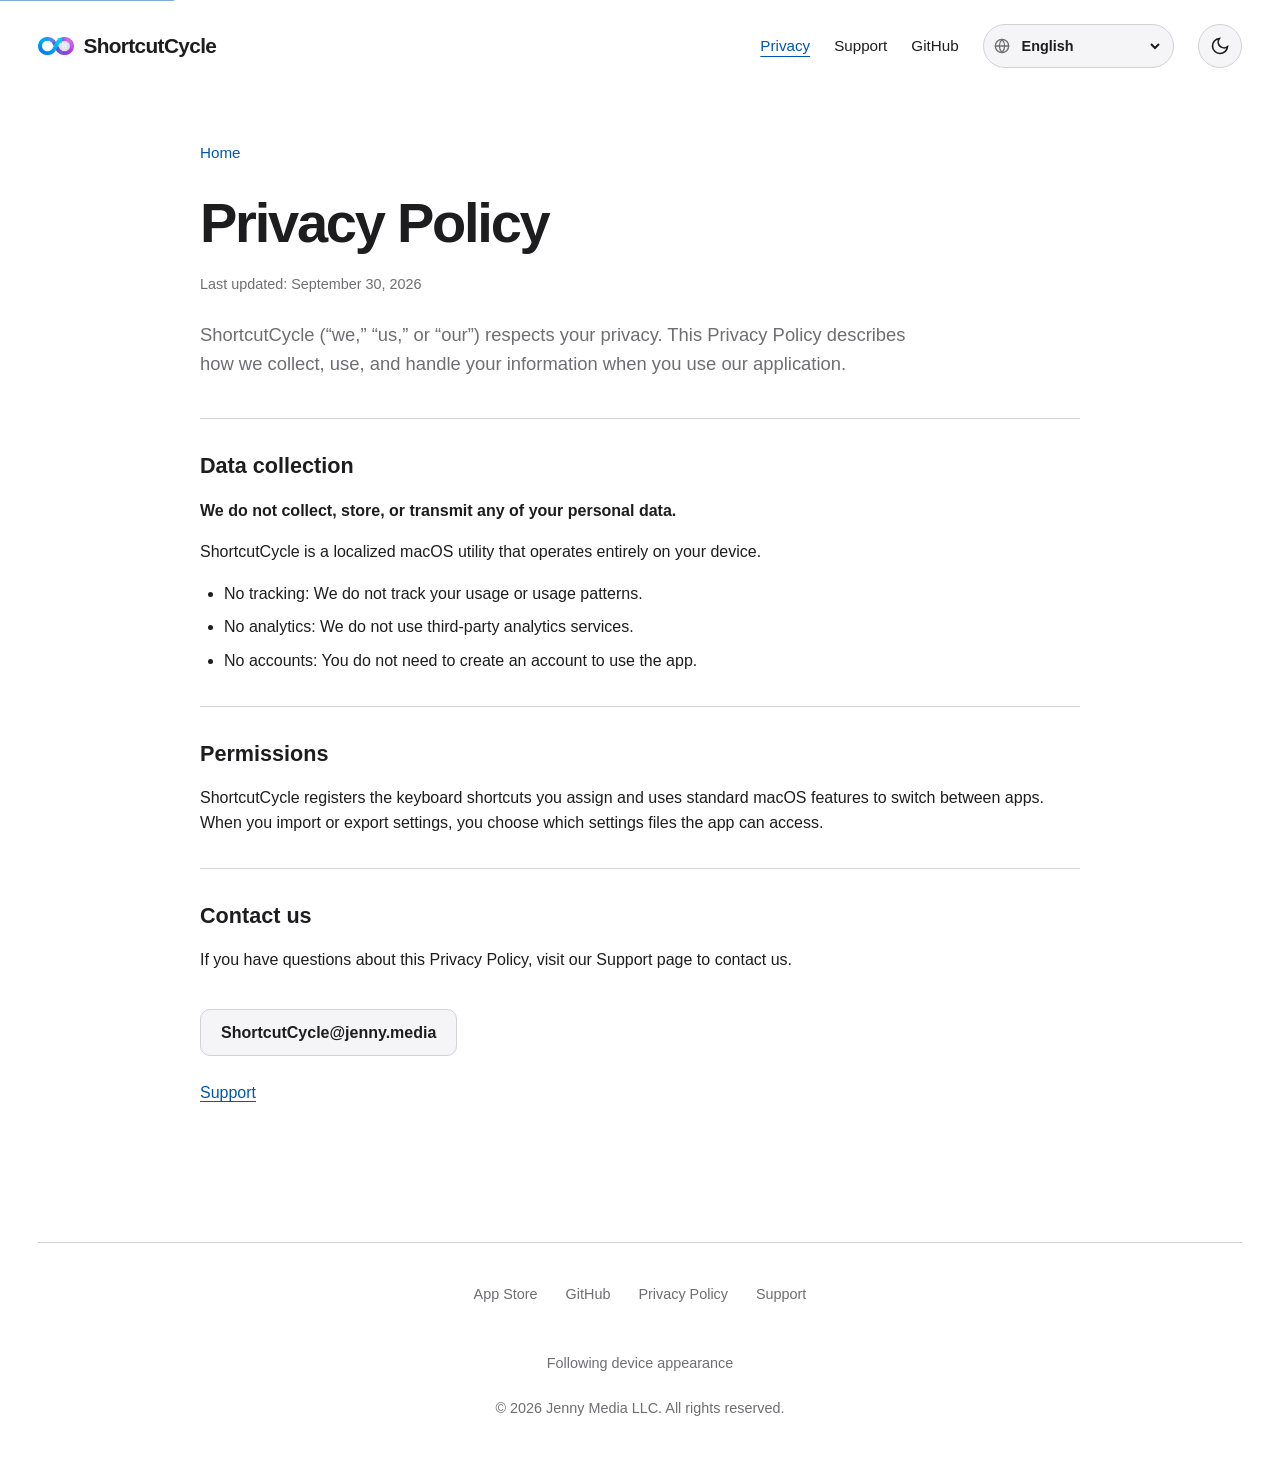
<file: docs/privacy/index.html>
<!DOCTYPE html>
<html lang="en" data-theme="system">
<head>
    <meta charset="UTF-8">
    <meta name="viewport" content="width=device-width, initial-scale=1.0">
    <link rel="icon" type="image/png" sizes="32x32" href="../assets/images/favicon-32.png">
    <link rel="icon" type="image/png" sizes="16x16" href="../assets/images/favicon-16.png">
    <link rel="apple-touch-icon" href="../assets/images/app-icon.png">
    <script src="../assets/site-preferences.js"></script>
    <title data-i18n="privacy.meta.title">Privacy Policy — ShortcutCycle</title>
    <meta name="description" content="How ShortcutCycle handles your information and permissions." data-i18n-content="privacy.meta.description">
    <link rel="canonical" href="https://s.jenny.media/privacy/">
    <meta property="og:type" content="website">
    <meta property="og:url" content="https://s.jenny.media/privacy/">
    <meta property="og:title" content="Privacy Policy — ShortcutCycle" data-i18n-content="privacy.meta.title">
    <meta property="og:description" content="How ShortcutCycle handles your information and permissions." data-i18n-content="privacy.meta.description">
    <meta property="og:image" content="https://s.jenny.media/assets/images/app-icon.png">
    <meta name="twitter:card" content="summary">
    <meta name="twitter:title" content="Privacy Policy — ShortcutCycle" data-i18n-content="privacy.meta.title">
    <meta name="twitter:description" content="How ShortcutCycle handles your information and permissions." data-i18n-content="privacy.meta.description">
    <link rel="stylesheet" href="../assets/site.css">
    <link rel="stylesheet" href="../assets/content-pages.css">
    <script src="../assets/navigation.js" defer></script>
</head>
<body class="preload">
    <a href="#main-content" class="skip-link" data-i18n="a11y.skipToMain">Skip to main content</a>
    <div class="container">
        <header class="site-header" role="banner">
            <a href="../index.html" class="logo" aria-label="ShortcutCycle home" data-i18n-aria-label="nav.homeLabel">
                <img src="../assets/images/brand-mark.png" width="36" height="24" alt="">
                <span class="logo-wordmark">Shortcut<wbr>Cycle</span>
            </a>
            <div class="nav-wrapper desktop-controls">
                <nav class="nav-links desktop-nav" role="navigation" aria-label="Main navigation"
                    data-i18n-aria-label="nav.mainLabel">
                    <a href="../privacy/" aria-current="page" data-i18n="nav.privacy">Privacy</a>
                    <a href="../support/" data-i18n="nav.support">Support</a>
                    <a href="https://github.com/xcv58/ShortcutCycle" target="_blank"
                        rel="noopener noreferrer">GitHub</a>
                </nav>
                <label class="language-selector" hidden>
                    <svg class="language-icon" viewBox="0 0 24 24" fill="none" stroke="currentColor" stroke-width="2"
                        stroke-linecap="round" stroke-linejoin="round" aria-hidden="true">
                        <circle cx="12" cy="12" r="10"></circle>
                        <path d="M2 12h20"></path>
                        <path d="M12 2a15.3 15.3 0 0 1 4 10 15.3 15.3 0 0 1-4 10 15.3 15.3 0 0 1-4-10 15.3 15.3 0 0 1 4-10z"></path>
                    </svg>
                    <svg class="language-spinner" viewBox="0 0 24 24" fill="none" stroke="currentColor" stroke-width="2" aria-hidden="true">
                        <path d="M12 2a10 10 0 1 1-10 10" stroke-linecap="round"></path>
                    </svg>
                    <span id="language-status" class="language-status" hidden aria-hidden="true"></span>
                    <span class="sr-only" data-i18n="language.label">Language</span>
                    <select id="language-select" class="language-select" aria-label="Language"
                        data-i18n-aria-label="language.label">
                        <option value="en" lang="en">English</option>
                        <option value="de" lang="de">Deutsch</option>
                        <option value="fr" lang="fr">Français</option>
                        <option value="es" lang="es">Español</option>
                        <option value="ja" lang="ja">日本語</option>
                        <option value="pt-BR" lang="pt-BR">Português (Brasil)</option>
                        <option value="zh-Hans" lang="zh-Hans">简体中文</option>
                        <option value="zh-Hant" lang="zh-Hant">繁體中文</option>
                        <option value="it" lang="it">Italiano</option>
                        <option value="ko" lang="ko">한국어</option>
                        <option value="ar" lang="ar">العربية</option>
                        <option value="nl" lang="nl">Nederlands</option>
                        <option value="pl" lang="pl">Polski</option>
                        <option value="tr" lang="tr">Türkçe</option>
                        <option value="ru" lang="ru">Русский</option>
                    </select>
                </label>
            </div>
            <button class="menu-toggle" type="button" hidden aria-label="Main navigation"
                data-i18n-aria-label="nav.mainLabel" aria-expanded="false" aria-controls="mobile-navigation">
                <svg class="menu-icon-open" viewBox="0 0 24 24" fill="none" stroke="currentColor" stroke-width="2" aria-hidden="true"><path d="M4 6h16M4 12h16M4 18h16"/></svg>
                <svg class="menu-icon-close" viewBox="0 0 24 24" fill="none" stroke="currentColor" stroke-width="2" aria-hidden="true"><path d="m6 6 12 12M18 6 6 18"/></svg>
            </button>
            <button class="theme-btn theme-toggle" id="theme-toggle" type="button" hidden
                    aria-label="Switch to dark mode" title="Switch to dark mode">
                    <svg class="icon-moon" viewBox="0 0 24 24" fill="none" stroke="currentColor" stroke-width="2" aria-hidden="true">
                        <path d="M21 12.79A9 9 0 1 1 11.21 3 7 7 0 0 0 21 12.79z"></path>
                    </svg>
                    <svg class="icon-sun" viewBox="0 0 24 24" fill="none" stroke="currentColor" stroke-width="2" aria-hidden="true">
                        <circle cx="12" cy="12" r="4"></circle>
                        <path d="M12 2v2m0 16v2M2 12h2m16 0h2M5 5l1.5 1.5m11 11L19 19M5 19l1.5-1.5m11-11L19 5"></path>
                    </svg>
                </button>
            <div class="mobile-panel" id="mobile-navigation">
                <nav class="nav-links mobile-nav" role="navigation" aria-label="Main navigation"
                    data-i18n-aria-label="nav.mainLabel">
                    <a href="../privacy/" aria-current="page" data-i18n="nav.privacy">Privacy</a>
                    <a href="../support/" data-i18n="nav.support">Support</a>
                    <a href="https://github.com/xcv58/ShortcutCycle" target="_blank"
                        rel="noopener noreferrer">GitHub</a>
                </nav>
                <label class="language-selector" hidden>
                    <svg class="language-icon" viewBox="0 0 24 24" fill="none" stroke="currentColor" stroke-width="2"
                        stroke-linecap="round" stroke-linejoin="round" aria-hidden="true">
                        <circle cx="12" cy="12" r="10"></circle>
                        <path d="M2 12h20"></path>
                        <path d="M12 2a15.3 15.3 0 0 1 4 10 15.3 15.3 0 0 1-4 10 15.3 15.3 0 0 1-4-10 15.3 15.3 0 0 1 4-10z"></path>
                    </svg>
                    <svg class="language-spinner" viewBox="0 0 24 24" fill="none" stroke="currentColor" stroke-width="2" aria-hidden="true">
                        <path d="M12 2a10 10 0 1 1-10 10" stroke-linecap="round"></path>
                    </svg>
                    <span id="mobile-language-status" class="language-status" hidden aria-hidden="true"></span>
                    <span class="sr-only" data-i18n="language.label">Language</span>
                    <select id="mobile-language-select" class="language-select" aria-label="Language"
                        data-i18n-aria-label="language.label">
                        <option value="en" lang="en">English</option>
                        <option value="de" lang="de">Deutsch</option>
                        <option value="fr" lang="fr">Français</option>
                        <option value="es" lang="es">Español</option>
                        <option value="ja" lang="ja">日本語</option>
                        <option value="pt-BR" lang="pt-BR">Português (Brasil)</option>
                        <option value="zh-Hans" lang="zh-Hans">简体中文</option>
                        <option value="zh-Hant" lang="zh-Hant">繁體中文</option>
                        <option value="it" lang="it">Italiano</option>
                        <option value="ko" lang="ko">한국어</option>
                        <option value="ar" lang="ar">العربية</option>
                        <option value="nl" lang="nl">Nederlands</option>
                        <option value="pl" lang="pl">Polski</option>
                        <option value="tr" lang="tr">Türkçe</option>
                        <option value="ru" lang="ru">Русский</option>
                    </select>
                </label>
            </div>
        </header>
        <!-- Screen reader announcements -->
        <div role="status" aria-live="polite" aria-atomic="true" class="sr-only" id="theme-announcement"></div>
        <div role="status" aria-live="polite" aria-atomic="true" class="sr-only" id="language-announcement"></div>

        <main id="main-content" class="content-main">
            <a href="../index.html" class="home-link" data-i18n="nav.home">Home</a>
            <div class="content-heading">
                <h1 data-i18n="privacy.title">Privacy Policy</h1>
                <p class="policy-date" data-i18n="privacy.updated">Last updated: September 30, 2026</p>
                <p class="content-intro" data-i18n="privacy.intro">ShortcutCycle (“we,” “us,” or “our”) respects your privacy. This Privacy Policy describes how we collect, use, and handle your information when you use our application.</p>
            </div>
            <section class="content-section" aria-labelledby="data-collection">
                <h2 id="data-collection" data-i18n="privacy.collection.title">Data collection</h2>
                <p class="policy-summary" data-i18n="privacy.collection.summary">We do not collect, store, or transmit any of your personal data.</p>
                <p data-i18n="privacy.collection.body">ShortcutCycle is a localized macOS utility that operates entirely on your device.</p>
                <ul class="policy-list">
                    <li data-i18n="privacy.tracking">No tracking: We do not track your usage or usage patterns.</li>
                    <li data-i18n="privacy.analytics">No analytics: We do not use third-party analytics services.</li>
                    <li data-i18n="privacy.accounts">No accounts: You do not need to create an account to use the app.</li>
                </ul>
            </section>
            <section class="content-section" aria-labelledby="permissions">
                <h2 id="permissions" data-i18n="privacy.permissions.title">Permissions</h2>
                <p data-i18n="privacy.permissions.body">ShortcutCycle registers the keyboard shortcuts you assign and uses standard macOS features to switch between apps. When you import or export settings, you choose which settings files the app can access.</p>
            </section>
            <section class="content-section" aria-labelledby="contact">
                <h2 id="contact" data-i18n="privacy.contact.title">Contact us</h2>
                <p data-i18n="privacy.contact.body">If you have questions about this Privacy Policy, visit our Support page to contact us.</p>
                <p><a class="support-action" href="mailto:ShortcutCycle@jenny.media"><bdi>ShortcutCycle@jenny.media</bdi></a></p>
                <p><a href="../support/" data-i18n="nav.support">Support</a></p>
            </section>
        </main>
        <footer role="contentinfo">
            <div class="footer-links">
                <a href="https://apps.apple.com/app/shortcutcycle/id6758281578?mt=12">App Store</a>
                <a href="https://github.com/xcv58/ShortcutCycle">GitHub</a>
                <a href="../privacy/" data-i18n="footer.privacyPolicy">Privacy Policy</a>
                <a href="../support/" data-i18n="nav.support">Support</a>
            </div>
            <br>
            <button type="button" id="theme-system" class="theme-reset" data-i18n="theme.useSystem">Use device appearance</button>
            <p data-i18n-html="footer.copyright">&copy; 2026 Jenny Media LLC. All rights reserved.</p>
        </footer>
    </div>
    <!-- Back to Top Button -->
    <button id="backToTop" class="back-to-top" aria-label="Back to Top" data-i18n-aria-label="actions.backToTop">
        <svg xmlns="http://www.w3.org/2000/svg" viewBox="0 0 24 24">
            <path d="M12 4l-8 8h6v8h4v-8h6z" />
        </svg>
    </button>

    <script src="../assets/site.js"></script>
</body>
</html>
</file>
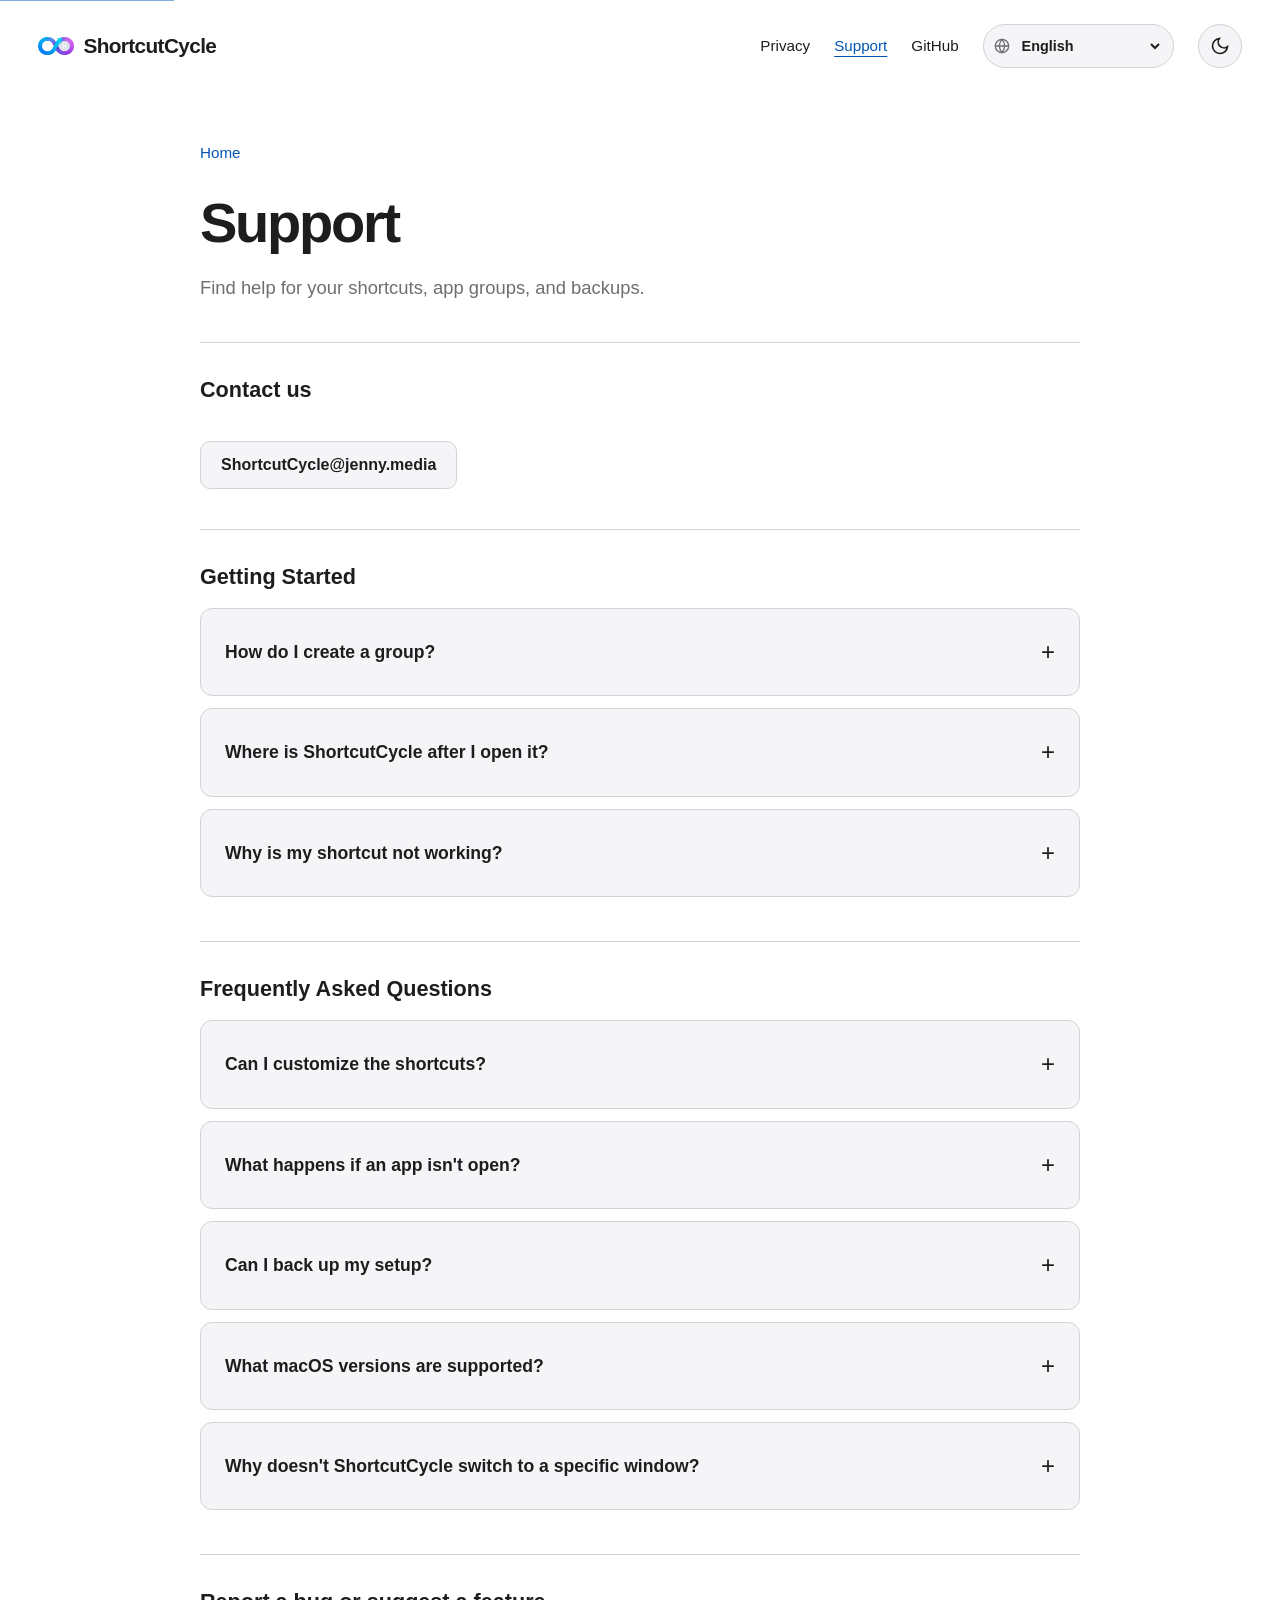
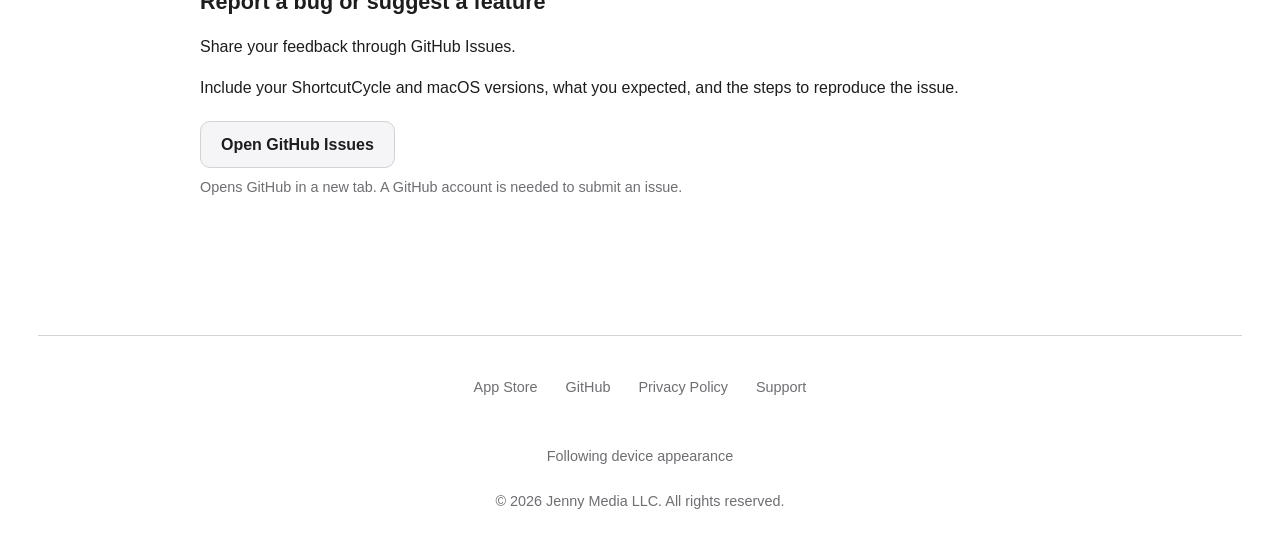
<file: docs/support/index.html>
<!DOCTYPE html>
<html lang="en" data-theme="system">
<head>
    <meta charset="UTF-8">
    <meta name="viewport" content="width=device-width, initial-scale=1.0">
    <link rel="icon" type="image/png" sizes="32x32" href="../assets/images/favicon-32.png">
    <link rel="icon" type="image/png" sizes="16x16" href="../assets/images/favicon-16.png">
    <link rel="apple-touch-icon" href="../assets/images/app-icon.png">
    <script src="../assets/site-preferences.js"></script>
    <title data-i18n="support.meta.title">Support — ShortcutCycle</title>
    <meta name="description" content="Get help with app groups, shortcuts, and backups in ShortcutCycle." data-i18n-content="support.meta.description">
    <link rel="canonical" href="https://s.jenny.media/support/">
    <meta property="og:type" content="website">
    <meta property="og:url" content="https://s.jenny.media/support/">
    <meta property="og:title" content="Support — ShortcutCycle" data-i18n-content="support.meta.title">
    <meta property="og:description" content="Get help with app groups, shortcuts, and backups in ShortcutCycle." data-i18n-content="support.meta.description">
    <meta property="og:image" content="https://s.jenny.media/assets/images/app-icon.png">
    <meta name="twitter:card" content="summary">
    <meta name="twitter:title" content="Support — ShortcutCycle" data-i18n-content="support.meta.title">
    <meta name="twitter:description" content="Get help with app groups, shortcuts, and backups in ShortcutCycle." data-i18n-content="support.meta.description">
    <link rel="stylesheet" href="../assets/site.css">
    <link rel="stylesheet" href="../assets/content-pages.css">
    <script src="../assets/navigation.js" defer></script>
</head>
<body class="preload">
    <a href="#main-content" class="skip-link" data-i18n="a11y.skipToMain">Skip to main content</a>
    <div class="container">
        <header class="site-header" role="banner">
            <a href="../index.html" class="logo" aria-label="ShortcutCycle home" data-i18n-aria-label="nav.homeLabel">
                <img src="../assets/images/brand-mark.png" width="36" height="24" alt="">
                <span class="logo-wordmark">Shortcut<wbr>Cycle</span>
            </a>
            <div class="nav-wrapper desktop-controls">
                <nav class="nav-links desktop-nav" role="navigation" aria-label="Main navigation"
                    data-i18n-aria-label="nav.mainLabel">
                    <a href="../privacy/" data-i18n="nav.privacy">Privacy</a>
                    <a href="../support/" aria-current="page" data-i18n="nav.support">Support</a>
                    <a href="https://github.com/xcv58/ShortcutCycle" target="_blank"
                        rel="noopener noreferrer">GitHub</a>
                </nav>
                <label class="language-selector" hidden>
                    <svg class="language-icon" viewBox="0 0 24 24" fill="none" stroke="currentColor" stroke-width="2"
                        stroke-linecap="round" stroke-linejoin="round" aria-hidden="true">
                        <circle cx="12" cy="12" r="10"></circle>
                        <path d="M2 12h20"></path>
                        <path d="M12 2a15.3 15.3 0 0 1 4 10 15.3 15.3 0 0 1-4 10 15.3 15.3 0 0 1-4-10 15.3 15.3 0 0 1 4-10z"></path>
                    </svg>
                    <svg class="language-spinner" viewBox="0 0 24 24" fill="none" stroke="currentColor" stroke-width="2" aria-hidden="true">
                        <path d="M12 2a10 10 0 1 1-10 10" stroke-linecap="round"></path>
                    </svg>
                    <span id="language-status" class="language-status" hidden aria-hidden="true"></span>
                    <span class="sr-only" data-i18n="language.label">Language</span>
                    <select id="language-select" class="language-select" aria-label="Language"
                        data-i18n-aria-label="language.label">
                        <option value="en" lang="en">English</option>
                        <option value="de" lang="de">Deutsch</option>
                        <option value="fr" lang="fr">Français</option>
                        <option value="es" lang="es">Español</option>
                        <option value="ja" lang="ja">日本語</option>
                        <option value="pt-BR" lang="pt-BR">Português (Brasil)</option>
                        <option value="zh-Hans" lang="zh-Hans">简体中文</option>
                        <option value="zh-Hant" lang="zh-Hant">繁體中文</option>
                        <option value="it" lang="it">Italiano</option>
                        <option value="ko" lang="ko">한국어</option>
                        <option value="ar" lang="ar">العربية</option>
                        <option value="nl" lang="nl">Nederlands</option>
                        <option value="pl" lang="pl">Polski</option>
                        <option value="tr" lang="tr">Türkçe</option>
                        <option value="ru" lang="ru">Русский</option>
                    </select>
                </label>
            </div>
            <button class="menu-toggle" type="button" hidden aria-label="Main navigation"
                data-i18n-aria-label="nav.mainLabel" aria-expanded="false" aria-controls="mobile-navigation">
                <svg class="menu-icon-open" viewBox="0 0 24 24" fill="none" stroke="currentColor" stroke-width="2" aria-hidden="true"><path d="M4 6h16M4 12h16M4 18h16"/></svg>
                <svg class="menu-icon-close" viewBox="0 0 24 24" fill="none" stroke="currentColor" stroke-width="2" aria-hidden="true"><path d="m6 6 12 12M18 6 6 18"/></svg>
            </button>
            <button class="theme-btn theme-toggle" id="theme-toggle" type="button" hidden
                    aria-label="Switch to dark mode" title="Switch to dark mode">
                    <svg class="icon-moon" viewBox="0 0 24 24" fill="none" stroke="currentColor" stroke-width="2" aria-hidden="true">
                        <path d="M21 12.79A9 9 0 1 1 11.21 3 7 7 0 0 0 21 12.79z"></path>
                    </svg>
                    <svg class="icon-sun" viewBox="0 0 24 24" fill="none" stroke="currentColor" stroke-width="2" aria-hidden="true">
                        <circle cx="12" cy="12" r="4"></circle>
                        <path d="M12 2v2m0 16v2M2 12h2m16 0h2M5 5l1.5 1.5m11 11L19 19M5 19l1.5-1.5m11-11L19 5"></path>
                    </svg>
                </button>
            <div class="mobile-panel" id="mobile-navigation">
                <nav class="nav-links mobile-nav" role="navigation" aria-label="Main navigation"
                    data-i18n-aria-label="nav.mainLabel">
                    <a href="../privacy/" data-i18n="nav.privacy">Privacy</a>
                    <a href="../support/" aria-current="page" data-i18n="nav.support">Support</a>
                    <a href="https://github.com/xcv58/ShortcutCycle" target="_blank"
                        rel="noopener noreferrer">GitHub</a>
                </nav>
                <label class="language-selector" hidden>
                    <svg class="language-icon" viewBox="0 0 24 24" fill="none" stroke="currentColor" stroke-width="2"
                        stroke-linecap="round" stroke-linejoin="round" aria-hidden="true">
                        <circle cx="12" cy="12" r="10"></circle>
                        <path d="M2 12h20"></path>
                        <path d="M12 2a15.3 15.3 0 0 1 4 10 15.3 15.3 0 0 1-4 10 15.3 15.3 0 0 1-4-10 15.3 15.3 0 0 1 4-10z"></path>
                    </svg>
                    <svg class="language-spinner" viewBox="0 0 24 24" fill="none" stroke="currentColor" stroke-width="2" aria-hidden="true">
                        <path d="M12 2a10 10 0 1 1-10 10" stroke-linecap="round"></path>
                    </svg>
                    <span id="mobile-language-status" class="language-status" hidden aria-hidden="true"></span>
                    <span class="sr-only" data-i18n="language.label">Language</span>
                    <select id="mobile-language-select" class="language-select" aria-label="Language"
                        data-i18n-aria-label="language.label">
                        <option value="en" lang="en">English</option>
                        <option value="de" lang="de">Deutsch</option>
                        <option value="fr" lang="fr">Français</option>
                        <option value="es" lang="es">Español</option>
                        <option value="ja" lang="ja">日本語</option>
                        <option value="pt-BR" lang="pt-BR">Português (Brasil)</option>
                        <option value="zh-Hans" lang="zh-Hans">简体中文</option>
                        <option value="zh-Hant" lang="zh-Hant">繁體中文</option>
                        <option value="it" lang="it">Italiano</option>
                        <option value="ko" lang="ko">한국어</option>
                        <option value="ar" lang="ar">العربية</option>
                        <option value="nl" lang="nl">Nederlands</option>
                        <option value="pl" lang="pl">Polski</option>
                        <option value="tr" lang="tr">Türkçe</option>
                        <option value="ru" lang="ru">Русский</option>
                    </select>
                </label>
            </div>
        </header>
        <!-- Screen reader announcements -->
        <div role="status" aria-live="polite" aria-atomic="true" class="sr-only" id="theme-announcement"></div>
        <div role="status" aria-live="polite" aria-atomic="true" class="sr-only" id="language-announcement"></div>

        <main id="main-content" class="content-main">
            <a href="../index.html" class="home-link" data-i18n="nav.home">Home</a>
            <div class="content-heading">
                <h1 data-i18n="support.title">Support</h1>
                <p class="content-intro" data-i18n="support.intro">Find help for your shortcuts, app groups, and backups.</p>
            </div>
            <section class="content-section" aria-labelledby="contact-support">
                <h2 id="contact-support" data-i18n="privacy.contact.title">Contact us</h2>
                <a class="support-action" href="mailto:ShortcutCycle@jenny.media"><bdi>ShortcutCycle@jenny.media</bdi></a>
            </section>
            <section class="content-section" aria-labelledby="getting-started">
                <h2 id="getting-started" data-i18n="faq.gettingStarted.title">Getting Started</h2>
                <details class="faq-item"><summary data-i18n="faq.gettingStarted.createQuestion">How do I create a group?</summary><p data-i18n-html="faq.gettingStarted.createAnswer">Open Settings, click <strong>+</strong>, and name a group such as "Social" or "Dev." Add apps that are running now or browse for others, then press the shortcut you want, such as <code>Option+1</code>.</p></details>
                <details class="faq-item"><summary data-i18n="support.menuBar.question">Where is ShortcutCycle after I open it?</summary><p data-i18n-html="support.menuBar.answer">ShortcutCycle lives in the menu bar, so it does not appear in the Dock. Click its menu bar icon to open Settings and manage your groups.</p></details>
                <details class="faq-item"><summary data-i18n="support.shortcuts.question">Why is my shortcut not working?</summary><p data-i18n-html="support.shortcuts.answer">Check that the group is enabled and has a shortcut assigned. If the combination is already used by another group, app, or macOS, choose a different one.</p></details>
            </section>
            <section class="content-section" aria-labelledby="common-questions">
                <h2 id="common-questions" data-i18n="faq.title">Frequently Asked Questions</h2>
                <details class="faq-item"><summary data-i18n="faq.gettingStarted.shortcutsQuestion">Can I customize the shortcuts?</summary><p data-i18n-html="faq.gettingStarted.shortcutsAnswer">Yes. Press the combination you want. ShortcutCycle suggests recent choices and warns if one is already in use. Add Command, Control, or Option to letter and number keys; function keys can work on their own.</p></details>
                <details class="faq-item"><summary data-i18n="faq.gettingStarted.closedAppQuestion">What happens if an app isn&#x27;t open?</summary><p data-i18n-html="faq.gettingStarted.closedAppAnswer">The group's mode decides. <strong>Running Apps Only</strong> skips closed apps while any group app is running; if none are running, it launches the first app. <strong>All Apps</strong> launches a closed app when selected.</p></details>
                <details class="faq-item"><summary data-i18n="faq.privacy.backupQuestion">Can I back up my setup?</summary><p data-i18n-html="faq.privacy.backupAnswer">Yes. ShortcutCycle automatically keeps a useful history of earlier setups. You can also export a copy whenever you want to keep one elsewhere or move it to another Mac.</p></details>
                <details class="faq-item"><summary data-i18n="faq.compatibility.macosQuestion">What macOS versions are supported?</summary><p data-i18n-html="faq.compatibility.macosAnswer">ShortcutCycle requires <strong>macOS 14.0 (Sonoma) or later</strong>.</p></details>
                <details class="faq-item"><summary data-i18n="faq.compatibility.windowQuestion">Why doesn&#x27;t ShortcutCycle switch to a specific window?</summary><p data-i18n-html="faq.compatibility.windowAnswer">ShortcutCycle switches apps rather than individual windows. That keeps its permissions limited while making app-group switching fast and dependable.</p></details>
            </section>
            <section class="content-section" aria-labelledby="report-feedback">
                <h2 id="report-feedback" data-i18n="support.report.title">Report a bug or suggest a feature</h2>
                <p data-i18n="support.report.body">Share your feedback through GitHub Issues.</p>
                <p data-i18n="support.report.include">Include your ShortcutCycle and macOS versions, what you expected, and the steps to reproduce the issue.</p>
                <a class="support-action" href="https://github.com/xcv58/ShortcutCycle/issues" target="_blank" rel="noopener noreferrer" aria-describedby="report-destination" data-i18n="support.report.link">Open GitHub Issues</a>
                <p id="report-destination" class="destination-note" data-i18n="support.report.destination">Opens GitHub in a new tab. A GitHub account is needed to submit an issue.</p>
            </section>
        </main>
        <footer role="contentinfo">
            <div class="footer-links">
                <a href="https://apps.apple.com/app/shortcutcycle/id6758281578?mt=12">App Store</a>
                <a href="https://github.com/xcv58/ShortcutCycle">GitHub</a>
                <a href="../privacy/" data-i18n="footer.privacyPolicy">Privacy Policy</a>
                <a href="../support/" data-i18n="nav.support">Support</a>
            </div>
            <br>
            <button type="button" id="theme-system" class="theme-reset" data-i18n="theme.useSystem">Use device appearance</button>
            <p data-i18n-html="footer.copyright">&copy; 2026 Jenny Media LLC. All rights reserved.</p>
        </footer>
    </div>
    <!-- Back to Top Button -->
    <button id="backToTop" class="back-to-top" aria-label="Back to Top" data-i18n-aria-label="actions.backToTop">
        <svg xmlns="http://www.w3.org/2000/svg" viewBox="0 0 24 24">
            <path d="M12 4l-8 8h6v8h4v-8h6z" />
        </svg>
    </button>

    <script src="../assets/site.js"></script>
</body>
</html>
</file>
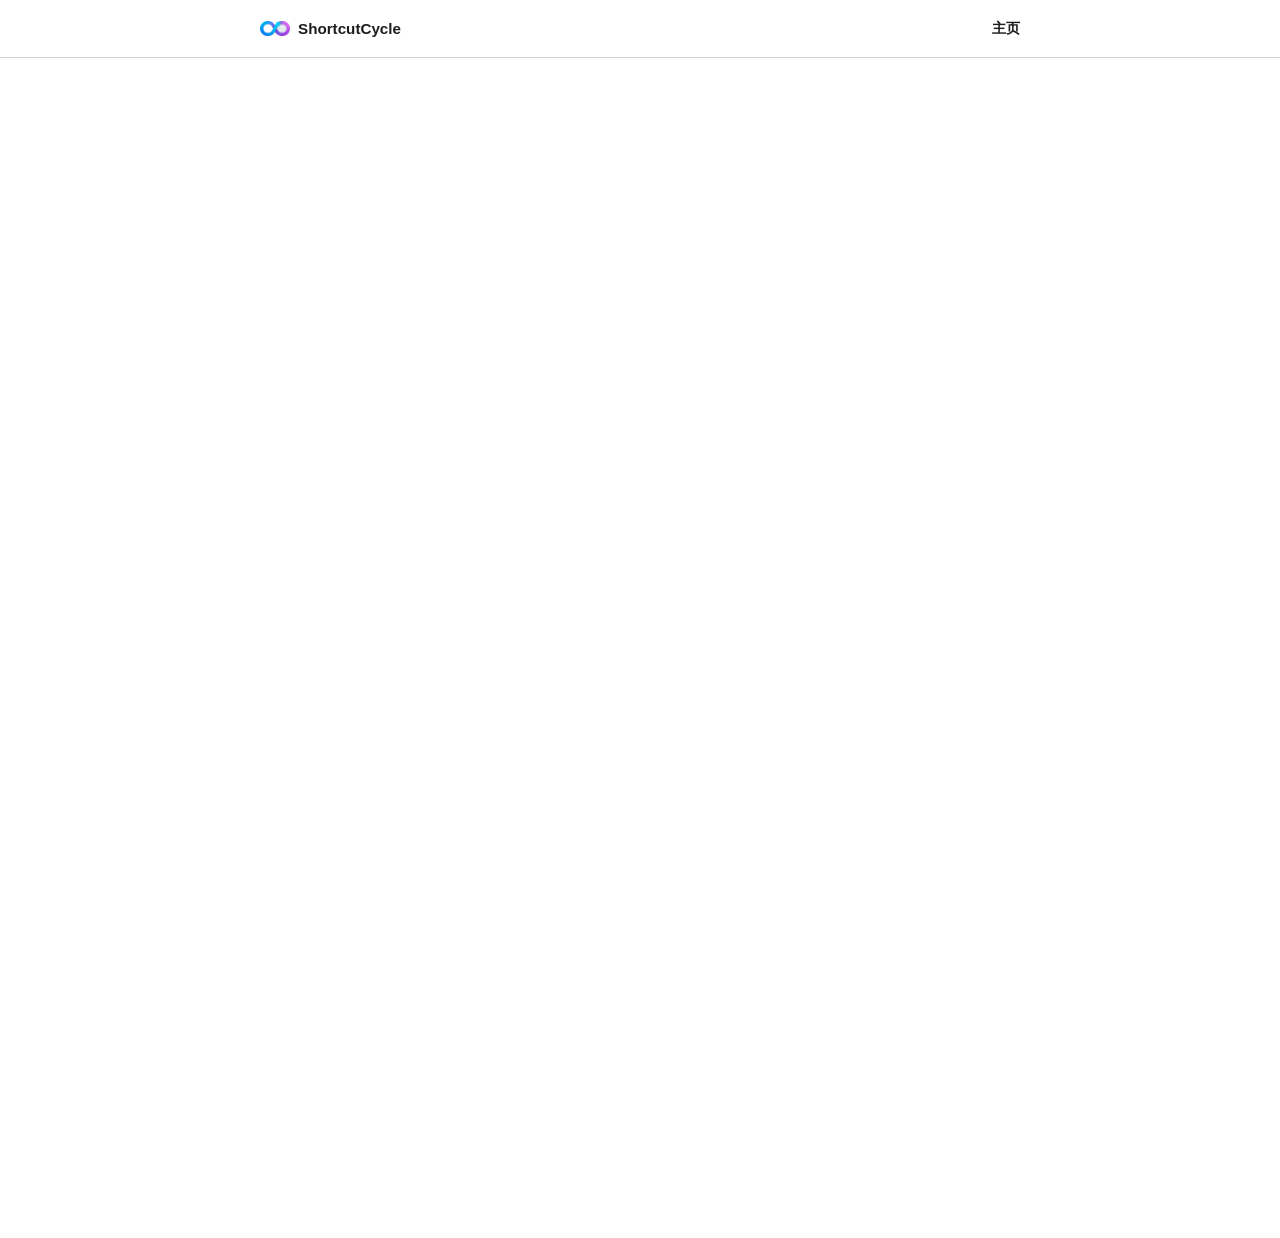
<file: docs/v2ex/index.html>
<!DOCTYPE html>
<html lang="zh-Hans">

<head>
    <meta charset="UTF-8">
    <meta name="viewport" content="width=device-width, initial-scale=1.0">
    <link rel="icon" type="image/png" sizes="32x32" href="../assets/images/favicon-32.png">
    <link rel="icon" type="image/png" sizes="16x16" href="../assets/images/favicon-16.png">
    <link rel="apple-touch-icon" href="../assets/images/app-icon.png">

    <title>ShortcutCycle V2EX 试用申请</title>
    <meta name="description" content="ShortcutCycle V2EX 试用兑换码申请表。邮箱用于发放兑换码和后续一次反馈沟通，V2EX 用户名可选。">
    <meta name="author" content="ShortcutCycle">
    <link rel="canonical" href="https://s.jenny.media/v2ex">

    <meta property="og:type" content="website">
    <meta property="og:url" content="https://s.jenny.media/v2ex">
    <meta property="og:title" content="ShortcutCycle V2EX 试用申请">
    <meta property="og:description" content="ShortcutCycle V2EX 试用兑换码申请表。邮箱用于发放兑换码和后续一次反馈沟通，V2EX 用户名可选。">
    <meta property="og:image" content="https://s.jenny.media/assets/images/app-icon.png">

    <meta name="twitter:card" content="summary">
    <meta name="twitter:title" content="ShortcutCycle V2EX 试用申请">
    <meta name="twitter:description" content="ShortcutCycle V2EX 试用兑换码申请表。邮箱用于发放兑换码和后续一次反馈沟通，V2EX 用户名可选。">
    <meta name="twitter:image" content="https://s.jenny.media/assets/images/app-icon.png">

    <style>
        :root {
            --bg: #ffffff;
            --text: #1d1d1f;
            --border: #d2d2d7;
            --nav-height: 58px;
        }

        @media (prefers-color-scheme: dark) {
            :root {
                --bg: #0f0f12;
                --text: #f5f5f7;
                --border: #2c2c2e;
            }
        }

        * {
            box-sizing: border-box;
        }

        body {
            margin: 0;
            min-height: 100vh;
            background: var(--bg);
            color: var(--text);
            font-family: -apple-system, BlinkMacSystemFont, "Segoe UI", Roboto, "PingFang SC", "Hiragino Sans GB", "Microsoft YaHei", Helvetica, Arial, sans-serif;
            line-height: 1.65;
        }

        a {
            color: inherit;
            text-decoration: none;
        }

        a:focus-visible {
            outline: 2px solid currentColor;
            outline-offset: 4px;
        }

        .top-nav {
            display: flex;
            align-items: center;
            justify-content: space-between;
            min-height: var(--nav-height);
            padding: 10px max(18px, calc((100vw - 760px) / 2));
            border-bottom: 1px solid var(--border);
            background: var(--bg);
        }

        .brand {
            display: inline-flex;
            align-items: center;
            gap: 8px;
            font-size: 0.95rem;
            font-weight: 750;
        }

        .brand img {
            width: 30px;
            height: auto;
        }

        .home-link {
            font-size: 0.9rem;
            font-weight: 650;
        }

        .tally-frame {
            display: block;
            width: 100%;
            min-height: 1180px;
            border: 0;
            background: var(--bg);
        }

        @media (max-width: 520px) {
            .tally-frame {
                min-height: 1300px;
            }
        }
    </style>
</head>

<body>
    <header class="top-nav" role="banner">
        <a href="../" class="brand" aria-label="ShortcutCycle 首页">
            <img src="../assets/images/brand-mark.png" width="36" height="24" alt="">
            <span>ShortcutCycle</span>
        </a>
        <a href="../" class="home-link">主页</a>
    </header>

    <main id="main-content">
        <iframe
            class="tally-frame"
            src="https://tally.so/embed/NpPVgO"
            title="ShortcutCycle V2EX 试用申请表"></iframe>
    </main>
</body>

</html>
</file>
<file: docs/assets/site.css>
/* --- THEME VARIABLES --- */
:root {
    /* Light Theme Defaults */
    --bg-color: #ffffff;
    --surface: #f5f5f7;
    --surface-hover: #e5e5e7;
    --text-primary: #1d1d1f;
    --text-secondary: #6e6e73;
    --border: #d2d2d7;
    --accent: #0056b3;
    --accent-hover: #004494;
    --shadow: rgba(0, 0, 0, 0.1);
    --toggle-bg: #e5e5ea;
    --toggle-active: #ffffff;
}

/* Dark Theme Overrides */
[data-theme="dark"] {
    --bg-color: #0f0f12;
    --surface: #1c1c1e;
    --surface-hover: #2c2c2e;
    --text-primary: #f5f5f7;
    --text-secondary: #a1a1aa;
    --border: #2c2c2e;
    --accent: #4da6ff;
    /* Lighter blue for dark mode contrast */
    --accent-hover: #73bcff;
    --shadow: rgba(0, 0, 0, 0.5);
    --toggle-bg: #1c1c1e;
    --toggle-active: #636366;
    /* Lighter gray for active state in dark mode */
}

/* System Preference (Auto) */
@media (prefers-color-scheme: dark) {
    [data-theme="system"] {
        --bg-color: #0f0f12;
        --surface: #1c1c1e;
        --surface-hover: #2c2c2e;
        --text-primary: #f5f5f7;
        --text-secondary: #a1a1aa;
        --border: #2c2c2e;
        --accent: #4da6ff;
        --accent-hover: #73bcff;
        --shadow: rgba(0, 0, 0, 0.5);
        --toggle-bg: #1c1c1e;
        --toggle-active: #636366;
    }
}

/* --- ACCESSIBILITY --- */
/* Skip Navigation Link */

.skip-link {
    position: absolute;
    top: 0;
    left: 0;
    background: var(--accent);
    color: white;
    padding: 8px 16px;
    z-index: 100;
    text-decoration: none;
    border-radius: 0 0 4px 0;
    transform: translateY(-100%);
    transition: transform 0.3s ease;
}

.skip-link:focus {
    transform: translateY(0);
}

/* Screen Reader Only */
.sr-only {
    position: absolute;
    width: 1px;
    height: 1px;
    padding: 0;
    margin: -1px;
    overflow: hidden;
    clip: rect(0, 0, 0, 0);
    white-space: nowrap;
    border-width: 0;
}

/* Visible Focus Indicators */
*:focus-visible {
    outline: 3px solid var(--accent);
    outline-offset: 2px;
}

/* Reduced Motion Support */
@media (prefers-reduced-motion: reduce) {

    *,
    *::before,
    *::after {
        animation-duration: 0.01ms !important;
        animation-iteration-count: 1 !important;
        transition-duration: 0.01ms !important;
        scroll-behavior: auto !important;
    }
}

/* --- GLOBAL STYLES --- */
* {
    margin: 0;
    padding: 0;
    box-sizing: border-box;
    -webkit-tap-highlight-color: transparent;
}

/* Prevent transitions on page load (anti-FOUC) */
body.preload,
body.preload * {
    transition: none !important;
    animation: none !important;
}

body {
    font-family: -apple-system, BlinkMacSystemFont, "Segoe UI", Roboto, Helvetica, Arial, sans-serif;
    background-color: var(--bg-color);
    color: var(--text-primary);
    line-height: 1.6;
    transition: background-color 0.3s, color 0.3s;
}

/* Smooth Scroll */
html {
    scroll-behavior: smooth;
}

@media (prefers-reduced-motion: reduce) {
    html {
        scroll-behavior: auto;
    }
}

a {
    text-decoration: none;
    color: inherit;
    transition: 0.2s;
}

img {
    display: block;
    max-width: 100%;
}

/* --- LAYOUT --- */
.container {
    max-width: 1600px;
    margin: 0 auto;
    padding: 0 clamp(24px, 3vw, 64px);
}

.section {
    padding: 80px 0;
}

.section-divider {
    border-top: 1px solid var(--border);
}

/* --- HEADER & NAV --- */
header {
    padding: 24px 0;
    display: flex;
    justify-content: space-between;
    align-items: center;
}

.logo {
    font-weight: 700;
    font-size: 1.3rem;
    display: flex;
    align-items: center;
    gap: 9px;
    max-width: 100%;
    min-width: 0;
}

.logo img {
    width: 36px;
    height: auto;
    display: block;
    flex-shrink: 0;
}

.logo-wordmark {
    letter-spacing: -0.03em;
    line-height: 1;
    min-width: 0;
    overflow-wrap: anywhere;
}

.nav-wrapper {
    display: flex;
    align-items: center;
    gap: 24px;
}

@media (max-width: 768px) {
    .logo {
        font-size: 1.18rem;
        gap: 8px;
    }

    .logo img {
        width: 33px;
        height: auto;
    }

    .nav-wrapper {
        gap: 16px;
    }
}

.nav-links {
    display: flex;
    align-items: center;
    gap: 32px;
}

.nav-links a {
    color: var(--text-primary);
    font-size: 0.95rem;
    font-weight: 500;
    display: none;
    /* Hidden on very small screens */
}

@media(min-width: 600px) {
    .nav-links a {
        display: inline-block;
    }
}

.nav-links a:hover {
    color: var(--accent);
}

.nav-links a, .footer-links a {
    min-width: 0;
    max-width: 100%;
    overflow-wrap: anywhere;
}

.language-selector {
    display: inline-flex;
    align-items: center;
    gap: 8px;
    min-height: 44px;
    padding: 0 10px;
    border: 1px solid var(--border);
    border-radius: 999px;
    background: var(--surface);
    color: var(--text-primary);
    transition: background-color 0.2s ease, border-color 0.2s ease;
}

.language-selector:hover {
    border-color: var(--accent);
    background: var(--surface-hover);
}

.language-icon {
    width: 16px;
    height: 16px;
    color: var(--text-secondary);
    flex-shrink: 0;
}

.language-selector { position: relative; }
.language-spinner { display: none; width: 16px; height: 16px; flex-shrink: 0; }
.language-selector.is-loading .language-icon { display: none; }
.language-selector.is-loading .language-spinner { display: block; animation: language-spin 0.8s linear infinite; }
.language-status {
    position: absolute;
    inset-block-start: calc(100% + 6px);
    inset-inline-start: 10px;
    max-width: calc(100% - 20px);
    color: var(--text-secondary);
    font-size: 0.75rem;
    line-height: 1.3;
}
@keyframes language-spin { to { transform: rotate(360deg); } }
@media (prefers-reduced-motion: reduce) {
    .language-selector.is-loading .language-spinner { animation: none; }
}

.language-select {
    width: 160px;
    border: 0;
    background: transparent;
    color: var(--text-primary);
    font: inherit;
    font-size: 0.9rem;
    font-weight: 600;
    line-height: 1;
    cursor: pointer;
    outline: none;
}

.language-select option {
    color: #1d1d1f;
    background: #ffffff;
}

/* Theme action: the icon and accessible name describe the next state. */
.theme-toggle {
    display: inline-flex;
    align-items: center;
    justify-content: center;
    flex: 0 0 44px;
    width: 44px;
    height: 44px;
    padding: 10px;
    border: 1px solid var(--border);
    border-radius: 50%;
    background: var(--surface);
    color: var(--text-primary);
    cursor: pointer;
}
.theme-toggle:hover { background: var(--surface-hover); }
.theme-toggle svg { width: 20px; height: 20px; }
.theme-toggle .icon-sun { display: none; }
.theme-toggle[data-resolved-theme="dark"] .icon-sun { display: block; }
.theme-toggle[data-resolved-theme="dark"] .icon-moon { display: none; }
.theme-toggle:focus-visible, .theme-reset:focus-visible, .language-selector:focus-within {
    outline: 2px solid var(--accent);
    outline-offset: 4px;
}
.theme-reset {
    display: inline-block;
    margin: 12px 0;
    padding: 8px;
    min-height: 44px;
    border: 0;
    background: transparent;
    color: var(--text-secondary);
    font: inherit;
    cursor: pointer;
    text-decoration: underline;
    text-underline-offset: 3px;
}
.theme-reset:disabled { cursor: default; text-decoration: none; }

/* --- HERO --- */
.hero {
    padding: 72px 0 40px 0;
}

.hero>h1 {
    text-align: center;
    font-size: 3.5rem;
    font-weight: 800;
    letter-spacing: -0.02em;
    margin-bottom: 48px;
    display: block;
}

.hero-split {
    display: grid;
    grid-template-columns: fit-content(420px) 1fr;
    gap: 40px;
    align-items: center;
    margin-bottom: 40px;
}

.hero-text {
    text-align: start;
    display: flex;
    flex-direction: column;
    justify-content: center;
}

.text-gradient {
    background: linear-gradient(to right, var(--accent) 0%, #a855f7 50%, var(--accent) 100%);
    background-size: 200% auto;
    -webkit-background-clip: text;
    -webkit-text-fill-color: transparent;
    background-clip: text;
    display: inline-block;
    animation: gradient-shine 3s linear infinite reverse;
}

@keyframes gradient-shine {
    to {
        background-position: 200% center;
    }
}

.hero-subtitle {
    font-size: 1.3rem;
    color: var(--text-secondary);
    margin: 0 0 16px 0;
}

.hero-benefit {
    font-size: 1.25rem;
    color: var(--text-secondary);
    margin-bottom: 0;
    font-weight: 400;
}

/* --- HERO VIDEO --- */
.hero-video-container {
    border-radius: 16px;
    overflow: hidden;
    border: 1px solid var(--border);
    box-shadow: 0 20px 40px var(--shadow);
}

.hero-video-container video {
    width: 100%;
    display: block;
    aspect-ratio: 16 / 9;
    background: #000;
}

/* Tooltip Styles */
.tooltip-trigger {
    border-bottom: 1px dotted var(--text-secondary);
    cursor: help;
    position: relative;
    display: inline-block;
    max-width: 100%;
    overflow-wrap: anywhere;
    transition: color 0.2s ease;
}

.tooltip-trigger:hover {
    color: var(--accent);
    border-bottom-color: var(--accent);
}

.tooltip-trigger:focus,
.tooltip-trigger:focus-visible {
    color: var(--accent);
    border-bottom-color: var(--accent);
}

.tooltip-trigger::after {
    content: attr(data-tooltip);
    position: absolute;
    bottom: 125%;
    left: 50%;
    transform: translateX(-50%) translateY(10px);
    background: var(--surface);
    color: var(--text-primary);
    border: 1px solid var(--border);
    padding: 8px 12px;
    border-radius: 8px;
    font-size: 0.85rem;
    white-space: normal;
    width: 260px;
    box-shadow: 0 4px 12px var(--shadow);
    opacity: 0;
    visibility: hidden;
    transition: all 0.2s cubic-bezier(0.165, 0.84, 0.44, 1);
    z-index: 10;
    pointer-events: none;
    /* Prevent tooltip from blocking mouse */
    text-align: center;
    line-height: 1.4;
}

.tooltip-trigger:hover::after {
    opacity: 1;
    visibility: visible;
    transform: translateX(-50%) translateY(0);
}

.tooltip-trigger:focus::after,
.tooltip-trigger:focus-visible::after {
    opacity: 1;
    visibility: visible;
    transform: translateX(-50%) translateY(0);
}

.cta-group {
    display: flex;
    gap: 16px;
    justify-content: center;
    align-items: center;
    flex-wrap: wrap;
}

.hero-text .cta-group {
    margin-top: 20px;
    justify-content: flex-start;
}

.cta-button {
    padding: 14px 36px;
    border-radius: 99px;
    font-weight: 600;
    display: inline-flex;
    align-items: center;
    gap: 8px;
    font-size: 1.1rem;
    transition: all 0.3s ease;
    -webkit-user-select: none;
    user-select: none;
    -webkit-touch-callout: none;
}

.cta-badge-link {
    display: inline-flex;
    align-items: center;
    justify-content: center;
    border-radius: 12px;
    transition: transform 0.3s ease, filter 0.3s ease;
}

.cta-store-link {
    line-height: 0;
}

.cta-store-badge {
    width: 180px;
    height: auto;
}

.cta-store-badge-dark {
    display: none;
}

[data-theme="dark"] .cta-store-badge-light {
    display: none;
}

[data-theme="dark"] .cta-store-badge-dark {
    display: block;
}

@media (prefers-color-scheme: dark) {
    [data-theme="system"] .cta-store-badge-light {
        display: none;
    }

    [data-theme="system"] .cta-store-badge-dark {
        display: block;
    }
}

@media (hover: hover) {
    .cta-badge-link:hover {
        transform: translateY(-2px);
        filter: drop-shadow(0 6px 16px var(--shadow));
    }
}

.cta-badge-link:active {
    transform: scale(0.98);
}

.cta-button>* {
    pointer-events: none;
}

.cta-primary {
    background: linear-gradient(to right, var(--accent) 0%, #a855f7 50%, var(--accent) 100%);
    background-size: 200% auto;
    color: #fff;
    position: relative;
    overflow: hidden;
    box-shadow: 0 0 15px rgba(0, 122, 255, 0.5);
    border: 1px solid rgba(255, 255, 255, 0.2);
    animation: gradient-shine 3s linear infinite reverse;
}

.cta-primary:hover {
    opacity: 0.9;
    transform: translateY(-2px);
    box-shadow: 0 0 25px rgba(0, 122, 255, 0.7);
}



.cta-secondary {
    background-color: transparent;
    color: var(--text-primary);
    border: 2px solid var(--border);
}

.cta-secondary:hover {
    border-color: var(--accent);
    color: var(--accent);
    transform: translateY(-2px);
}

.cta-secondary svg {
    width: 20px;
    height: 20px;
}

/* --- GALLERY (SCREENSHOTS) --- */
.gallery-scroller {
    margin-top: 60px;
    display: flex;
    min-width: 0;
    width: 100%;
    gap: 20px;
    overflow-x: auto;
    padding-bottom: 20px;
    scroll-snap-type: x mandatory;
    -webkit-overflow-scrolling: touch;
}

.gallery-scroller::-webkit-scrollbar {
    display: none;
}

.gallery-scroller {
    -ms-overflow-style: none;
    scrollbar-width: none;
}

.gallery-wrapper {
    position: relative;
    display: flex;
    align-items: center;
}

.gallery-toolbar {
    margin-top: 28px;
    display: flex;
    align-items: center;
    justify-content: flex-end;
    gap: 12px;
    padding-top: 16px;
    border-top: 1px solid var(--border);
}

.gallery-toolbar-label {
    font-size: 0.75rem;
    font-weight: 700;
    letter-spacing: 0.08em;
    text-transform: uppercase;
    color: var(--text-secondary);
}

.gallery-toolbar-separator {
    width: 1px;
    height: 18px;
    background: var(--border);
    border-radius: 999px;
}

.screenshot-theme-switch {
    display: inline-flex;
    gap: 6px;
    padding: 4px;
    border-radius: 999px;
    border: 1px solid var(--border);
    background: var(--surface);
    box-shadow: 0 4px 12px var(--shadow);
}

.screenshot-theme-btn {
    border: none;
    background: transparent;
    color: var(--text-secondary);
    padding: 8px 12px;
    border-radius: 999px;
    cursor: pointer;
    font-size: 0.9rem;
    font-weight: 600;
    line-height: 1;
    transition: all 0.2s ease;
    display: inline-flex;
    align-items: center;
    gap: 8px;
}

.screenshot-theme-icon {
    width: 14px;
    height: 14px;
    flex-shrink: 0;
}

.screenshot-theme-btn.active {
    color: var(--text-primary);
    background: var(--toggle-active);
    box-shadow: 0 1px 2px var(--shadow);
}

.screenshot-theme-btn[data-screenshot-theme="dark"].active {
    background: #111827;
    color: #f9fafb;
}

@media (hover: hover) {
    .screenshot-theme-btn:hover:not(.active) {
        color: var(--text-primary);
        background: var(--surface-hover);
    }
}

.scroll-btn {
    background-color: var(--surface);
    border: 1px solid transparent;
    color: var(--text-primary);
    width: 56px;
    height: 56px;
    border-radius: 50%;
    display: flex;
    align-items: center;
    justify-content: center;
    cursor: pointer;
    position: absolute;
    z-index: 10;
    box-shadow: 0 4px 12px var(--shadow);
    transition: all 0.3s ease;
    opacity: 0.5;
}

.scroll-btn:hover {
    background-color: var(--surface);
    opacity: 1;
    transform: scale(1.1);
    box-shadow: 0 6px 16px var(--shadow);
}

.scroll-btn.prev {
    inset-inline-start: 8px;
}

.scroll-btn.next {
    inset-inline-end: 8px;
}

@media(max-width: 800px) {
    .scroll-btn {
        display: none;
    }
}

@media(max-width: 768px) {
    .gallery-toolbar {
        justify-content: center;
        gap: 10px;
    }

    .gallery-toolbar-separator {
        display: none;
    }
}

.screenshot-frame {
    flex: 0 0 85%;
    max-width: 900px;
    border-radius: 12px;
    overflow: hidden;
    border: 1px solid var(--border);
    box-shadow: 0 20px 40px var(--shadow);
    scroll-snap-align: center;
    position: relative;
}

.screenshot-frame img {
    width: 100%;
    height: auto;
    display: block;
    aspect-ratio: 900 / 562;
}

@media(min-width: 768px) {
    .screenshot-frame {
        flex: 0 0 auto;
        width: min(900px, 100%);
    }
}

@media(min-width: 901px) {
    .gallery-wrapper {
        display: block;
    }

    .gallery-scroller {
        margin-top: 48px;
        display: grid;
        grid-template-columns: repeat(2, minmax(0, 1fr));
        gap: 24px;
        overflow: visible;
        padding-bottom: 0;
        scroll-snap-type: none;
    }

    .screenshot-frame {
        flex: initial;
        width: 100%;
        max-width: none;
        scroll-snap-align: none;
    }

    .scroll-btn {
        display: none;
    }
}

@media(min-width: 1400px) {
    .gallery-scroller {
        grid-template-columns: repeat(3, minmax(0, 1fr));
    }
}

/* --- VIDEO SECTION --- */
.video-section {
    text-align: center;
}

.video-section h2 {
    font-size: 2.5rem;
    font-weight: 700;
    margin-bottom: 16px;
}

.section-subtitle {
    font-size: 1.2rem;
    color: var(--text-secondary);
    margin-bottom: 60px;
}

.video-grid {
    display: grid;
    grid-template-columns: repeat(auto-fit, minmax(320px, 1fr));
    gap: 32px;
    max-width: 1400px;
    margin: 0 auto;
}

.video-card {
    background: var(--surface);
    border-radius: 16px;
    overflow: hidden;
    border: 1px solid var(--border);
    transition: all 0.3s ease;
}

/* --- VIDEO CARD HOVER --- */
@media (hover: hover) {
    .video-card:hover {
        transform: translateY(-4px);
        box-shadow: 0 12px 24px var(--shadow);
    }
}

.video-card:active {
    transform: scale(0.98);
    transition: transform 0.1s;
}

.video-card video {
    width: 100%;
    display: block;
    background: #000;
    aspect-ratio: 16 / 9;
}

.video-card h3 {
    font-size: 1.25rem;
    margin: 20px 20px 12px 20px;
    text-align: start;
}

.video-card p {
    color: var(--text-secondary);
    font-size: 0.95rem;
    margin: 0 20px 20px 20px;
    text-align: start;
}

/* --- FEATURES --- */
.features-grid {
    display: grid;
    grid-template-columns: repeat(auto-fit, minmax(min(300px, 100%), 1fr));
    gap: 24px;
}

.feature-card {
    background: var(--surface);
    padding: 32px;
    border-radius: 16px;
    border: 1px solid transparent;
    transition: transform 0.3s ease, box-shadow 0.3s ease;
}

@media (hover: hover) {
    .feature-card:hover {
        transform: translateY(-4px);
        box-shadow: 0 12px 24px var(--shadow);
        border-color: var(--border);
    }
}

.feature-card:active {
    transform: scale(0.98);
    transition: transform 0.1s;
}

.feature-icon {
    font-size: 2rem;
    margin-bottom: 20px;
    display: block;
}

.feature-card h3 {
    font-size: 1.25rem;
    margin-bottom: 12px;
}

.feature-card p {
    color: var(--text-secondary);
    font-size: 0.95rem;
}

.feature-card a {
    color: var(--accent);
    text-decoration: underline;
}

.feature-card a:hover {
    color: var(--accent-hover);
}

/* --- FOOTER --- */
footer {
    border-top: 1px solid var(--border);
    padding: 40px 0;
    margin-top: 80px;
    text-align: center;
    color: var(--text-secondary);
    font-size: 0.9rem;
}

.footer-links a {
    margin: 0 12px;
}

/* --- FAQ SECTION --- */
/* ... existing FAQ ... */

/* --- CTA BUTTON HOVER --- */
@media (hover: hover) {
    .cta-primary:hover {
        opacity: 0.9;
        transform: translateY(-2px);
        box-shadow: 0 0 25px rgba(0, 122, 255, 0.7);
    }

    .cta-secondary:hover {
        border-color: var(--accent);
        color: var(--accent);
        transform: translateY(-2px);
    }
}

.cta-primary:active {
    transform: scale(0.98);
    box-shadow: 0 0 10px rgba(0, 122, 255, 0.5);
}

.cta-secondary:active {
    transform: scale(0.98);
    background-color: var(--surface-hover);
}

/* --- SCROLL BTN HOVER --- */
@media (hover: hover) {
    .scroll-btn:hover {
        background-color: var(--surface);
        opacity: 1;
        transform: scale(1.1);
        box-shadow: 0 6px 16px var(--shadow);
    }
}

.scroll-btn:active {
    transform: scale(0.95);
}

/* --- BACK TO TOP HOVER --- */
@media (hover: hover) {
    .back-to-top:hover {
        background-color: var(--surface-hover);
        transform: translateY(-4px);
        box-shadow: 0 6px 16px var(--shadow);
        color: var(--accent);
        border-color: var(--accent);
    }
}

/* --- VERSUS CARD HOVER --- */
.versus-card {
    /* ... existing styles ... */
    transition: transform 0.3s ease, box-shadow 0.3s ease;
}

@media (hover: hover) {
    .versus-card:hover {
        transform: translateY(-4px);
        box-shadow: 0 12px 32px var(--shadow);
    }

    .versus-card.new-way:hover {
        box-shadow: 0 25px 70px -10px rgba(0, 0, 0, 0.15);
        transform: translateY(-4px);
    }

    [data-theme='dark'] .versus-card.new-way:hover {
        box-shadow: 0 25px 70px -10px rgba(0, 0, 0, 0.4);
    }
}

.versus-card:active {
    transform: scale(0.98);
    transition: transform 0.1s;
}

/* --- FAQ SECTION --- */
.faq-container {
    max-width: 800px;
    margin: 0 auto;
}

.faq-group {
    margin-bottom: 28px;
}

.faq-group:last-child {
    margin-bottom: 0;
}

.faq-group-title {
    font-size: 1.05rem;
    font-weight: 700;
    color: var(--text-primary);
    margin: 0 0 12px 2px;
    letter-spacing: 0.01em;
}

.faq-item {
    background: var(--surface);
    border: 1px solid var(--border);
    border-radius: 12px;
    margin-bottom: 16px;
    overflow: hidden;
    transition: all 0.3s ease;
}

.faq-item:hover {
    background: var(--surface-hover);
}

.faq-item summary {
    padding: 24px;
    font-size: 1.1rem;
    font-weight: 600;
    cursor: pointer;
    list-style: none;
    display: flex;
    justify-content: space-between;
    align-items: center;
    color: var(--text-primary);
}

.faq-item summary::-webkit-details-marker {
    display: none;
}

.faq-item:focus-within {
    box-shadow: 0 0 0 2px var(--accent);
    /* Outer ring around the entire detail block */
    border-color: transparent;
}

.faq-item summary:focus,
.faq-item summary:focus-visible {
    outline: none;
    box-shadow: none;
}

.faq-item summary::after {
    content: '+';
    font-size: 1.5rem;
    font-weight: 400;
    transition: transform 0.3s ease;
}

.faq-item[open] summary::after {
    content: '-';
    transform: none;
}

.faq-item p {
    padding: 0 24px 24px 24px;
    color: var(--text-secondary);
    line-height: 1.7;
}

.faq-item .faq-answer-intro {
    padding: 0 24px 12px 24px;
}

.faq-item .faq-answer-tail {
    padding: 12px 24px 24px 24px;
}

.faq-command-list {
    display: grid;
    gap: 10px;
    padding: 0 24px;
}

.faq-command {
    background: var(--bg-color);
    border: 1px solid var(--border);
    border-radius: 10px;
    padding: 10px 12px;
    display: flex;
    align-items: center;
    justify-content: space-between;
    gap: 12px;
}

.faq-command code {
    color: var(--text-primary);
    font-size: 0.9rem;
    overflow-wrap: anywhere;
}

.copy-command-btn {
    background: var(--surface);
    border: 1px solid var(--border);
    color: var(--text-primary);
    border-radius: 8px;
    font-size: 0.82rem;
    font-weight: 600;
    padding: 6px 10px;
    cursor: pointer;
    flex-shrink: 0;
    transition: background-color 0.2s ease, border-color 0.2s ease, transform 0.1s ease;
}

.copy-command-btn:hover {
    background: var(--surface-hover);
    border-color: var(--accent);
}

.copy-command-btn:active {
    transform: scale(0.98);
}

.faq-item a {
    color: var(--accent);
    text-decoration: underline;
}

.faq-item a:hover {
    color: var(--accent-hover);
}

.faq-toggle-container {
    max-width: 800px;
    margin: 0 auto 16px auto;
    text-align: end;
}

.faq-toggle-btn {
    background: var(--surface);
    border: 1px solid var(--border);
    color: var(--text-secondary);
    /* Use secondary text for less visual noise */
    font-size: 0.9rem;
    cursor: pointer;
    font-weight: 500;
    padding: 8px 16px;
    border-radius: 99px;
    transition: all 0.2s ease;
    box-shadow: 0 1px 2px var(--shadow);
}

.faq-toggle-btn:hover {
    background: var(--surface-hover);
    color: var(--text-primary);
    border-color: var(--accent);
    /* Subtle accent on hover */
}

@media (max-width: 640px) {
    .faq-command {
        flex-direction: column;
        align-items: stretch;
    }

    .copy-command-btn {
        width: 100%;
    }
}

@media (max-width: 768px) {
    .hero {
        padding: 64px 0 40px 0;
    }

    .hero>h1 {
        font-size: 2.5rem;
    }

    .hero-split {
        grid-template-columns: 1fr;
        gap: 32px;
    }

    .hero-text {
        text-align: center;
        order: 1;
    }

    .hero-video-container {
        order: 2;
    }

    .hero-subtitle {
        font-size: 1.1rem;
    }

    .hero-benefit {
        font-size: 1rem;
    }

    .tooltip-trigger::after {
        width: 200px;
    }

    .cta-group {
        flex-direction: column;
        width: 100%;
    }

    .cta-badge-link,
    .cta-button {
        width: 100%;
        justify-content: center;
    }

    .video-grid {
        grid-template-columns: 1fr;
    }
}

@media (max-width: 560px) {
    header {
        flex-wrap: wrap;
        gap: 16px;
    }

    .nav-wrapper {
        width: 100%;
        justify-content: space-between;
        gap: 12px;
    }

    .language-selector {
        flex: 1 1 auto;
        max-width: 168px;
    }

    .language-select {
        width: 100%;
        min-width: 0;
    }

    .theme-btn {
        padding: 6px 8px;
    }
}

/* --- BACK TO TOP BUTTON --- */
.back-to-top {
    position: fixed;
    bottom: 30px;
    inset-inline-end: 30px;
    width: 50px;
    height: 50px;
    background-color: var(--surface);
    border: 1px solid var(--border);
    border-radius: 50%;
    display: flex;
    align-items: center;
    justify-content: center;
    cursor: pointer;
    box-shadow: 0 4px 12px var(--shadow);
    opacity: 0;
    visibility: hidden;
    transform: translateY(20px);
    transition: all 0.3s cubic-bezier(0.175, 0.885, 0.32, 1.275);
    z-index: 999;
    color: var(--text-primary);
}

.back-to-top.visible {
    opacity: 1;
    visibility: visible;
    transform: translateY(0);
}



.back-to-top:active {
    transform: scale(0.90);
}

.back-to-top svg {
    width: 24px;
    height: 24px;
    fill: currentColor;
}


.versus-grid {
    display: grid;
    grid-template-columns: 1fr 1fr;
    gap: 60px;
    max-width: 980px;
    margin: 40px auto;
    position: relative;
}

@media (min-width: 1800px) {
    .container {
        max-width: 1760px;
    }

    .video-grid {
        max-width: 1600px;
    }
}

.versus-card {
    background: var(--surface);
    border: 1px solid var(--border);
    border-radius: 24px;
    padding: 40px 30px;
    display: flex;
    flex-direction: column;
    position: relative;
    transition: transform 0.3s ease, box-shadow 0.3s ease;
}

.versus-card.old-way {
    background: rgba(125, 125, 125, 0.03);
    border-style: dashed;
}

.versus-card.new-way {
    border: 2px solid var(--accent);
    box-shadow: 0 20px 60px -10px rgba(0, 0, 0, 0.1);
    z-index: 2;
}

[data-theme='dark'] .versus-card.new-way {
    box-shadow: 0 20px 60px -10px rgba(0, 0, 0, 0.3);
}

.versus-header {
    text-align: center;
    margin-bottom: 30px;
    border-bottom: 1px solid var(--border);
    padding-bottom: 20px;
}

.versus-header h3 {
    font-size: 1.8rem;
    margin-bottom: 8px;
}

.versus-header p {
    color: var(--text-secondary);
    font-size: 0.95rem;
}

.versus-list {
    list-style: none;
    padding: 0;
    margin: 0;
    flex-grow: 1;
    display: flex;
    flex-direction: column;
    gap: 24px;
}

.versus-item {
    display: flex;
    align-items: flex-start;
    gap: 16px;
}

.versus-icon {
    font-size: 1.5rem;
    line-height: 1;
    flex-shrink: 0;
    opacity: 0.8;
}

.versus-content strong {
    display: block;
    margin-bottom: 4px;
    font-size: 1.1rem;
    color: var(--text-primary);
}

.versus-content span {
    color: var(--text-secondary);
    font-size: 0.95rem;
    line-height: 1.5;
}

.card-badge {
    position: absolute;
    top: -16px;
    left: 50%;
    transform: translateX(-50%);
    background: var(--accent);
    color: #fff;
    padding: 6px 20px;
    border-radius: 99px;
    font-weight: 700;
    font-size: 0.9rem;
    box-shadow: 0 4px 12px rgba(0, 0, 0, 0.15);
    letter-spacing: 0.5px;
    text-transform: uppercase;
}

/* VS Circle between cards */
.versus-grid::after {
    content: "VS";
    position: absolute;
    top: 50%;
    left: 50%;
    transform: translate(-50%, -50%);
    width: 50px;
    height: 50px;
    background: var(--surface);
    border: 1px solid var(--border);
    border-radius: 50%;
    display: flex;
    align-items: center;
    justify-content: center;
    font-weight: 800;
    color: var(--text-secondary);
    z-index: 3;
    box-shadow: 0 4px 12px var(--shadow);
    font-size: 0.9rem;
}

@media (max-width: 768px) {
    .versus-grid {
        grid-template-columns: 1fr;
        gap: 60px;
        /* More space for vertical stack */
        margin-top: 20px;
    }

    .versus-card.new-way {
        transform: none;
        order: 2;
        /* Ensure consistent order if needed, though HTML order is fine */
    }

    .versus-grid::after {
        top: 46%;
        /* Adjust VS position for vertical stack */
        /* Actually, VS circle is tricky on mobile. Let's hide or reposition it. */
        display: none;
    }
}
/* Text direction follows the locale; screenshots and literal commands do not mirror. */
[dir="rtl"] { letter-spacing: normal; }
[dir="rtl"] .hero > h1 { letter-spacing: normal; line-height: 1.45; }
[dir="rtl"] .scroll-btn svg { transform: rotate(180deg); }
[dir="rtl"] .hero-subtitle, [dir="rtl"] .feature-card p { line-height: 1.9; }
.logo, code, pre { direction: ltr; unicode-bidi: isolate; }
code, pre { text-align: left; }
.hero > h1, .section h2, .feature-card, .versus-card, .video-card,
.faq-group-title, .faq-item summary { overflow-wrap: anywhere; }
.nav-wrapper, .language-selector { min-width: 0; }
@media (max-width: 900px) {
    header { flex-wrap: wrap; gap: 20px; }
    .nav-wrapper { flex-wrap: wrap; margin-inline-start: auto; }
}
@media (max-width: 599px) {
    .nav-links { width: 100%; justify-content: space-between; flex-wrap: wrap; gap: 12px; }
    .nav-links a { display: inline; }
    .language-selector { max-width: 230px; }
    .language-select { width: 160px; }
    .gallery-toolbar { flex-wrap: wrap; gap: 12px; }
}

/* Keep appearance at the physical right edge, including right-to-left locales. */
header.site-header {
    direction: ltr;
    display: grid;
    grid-template-columns: minmax(0, max-content) minmax(0, 1fr) 44px;
    align-items: center;
    gap: 24px;
}
header [hidden] { display: none !important; }
.site-header .logo { min-height: 44px; }
.site-header .desktop-controls {
    grid-column: 2;
    grid-row: 1;
    width: auto;
    margin: 0;
    min-width: 0;
    flex-wrap: wrap;
    justify-content: flex-end;
    align-items: center;
}
.site-header .nav-links { width: auto; flex-wrap: wrap; gap: 8px 24px; }
.site-header .nav-links a { display: inline-flex; align-items: center; min-height: 44px; }
.site-header .theme-toggle { grid-column: 3; grid-row: 1; }
.site-header .language-selector { flex: 0 1 auto; max-width: 230px; }
.site-header .language-select { width: 160px; min-width: 0; min-height: 42px; }
.menu-toggle, .site-header .mobile-panel { display: none; }
.menu-toggle {
    align-items: center;
    justify-content: center;
    width: 44px;
    min-height: 44px;
    padding: 10px;
    border: 1px solid var(--border);
    border-radius: 12px;
    background: var(--surface);
    color: var(--text-primary);
    cursor: pointer;
}
.menu-toggle svg { width: 22px; height: 22px; }
.menu-icon-close, .menu-toggle[aria-expanded="true"] .menu-icon-open { display: none; }
.menu-toggle[aria-expanded="true"] .menu-icon-close { display: block; }
.menu-toggle:focus-visible { outline: 2px solid var(--accent); outline-offset: 4px; }
[dir="rtl"] .site-header .nav-links,
[dir="rtl"] .site-header .language-selector,
[dir="rtl"] .site-header .mobile-panel { direction: rtl; }
@media (max-width: 900px) {
    header.site-header {
        grid-template-columns: minmax(0, 1fr) 44px 44px;
        align-items: start;
        gap: 0 8px;
        padding-block: 16px;
    }
    .site-header .logo { font-size: 1rem; gap: 8px; }
    .site-header .desktop-controls { display: none; }
    .site-header .menu-toggle { display: inline-flex; grid-column: 2; grid-row: 1; }
    .site-header .mobile-panel {
        display: grid;
        grid-column: 1 / -1;
        grid-row: 2;
        gap: 12px;
        min-width: 0;
        margin-top: 12px;
        padding: 12px;
        border: 1px solid var(--border);
        border-radius: 16px;
        background: var(--surface);
    }
    .site-header .mobile-nav { align-items: stretch; flex-direction: column; gap: 4px; }
    .site-header .mobile-nav a { padding: 8px; }
    .site-header .mobile-panel .language-selector { max-width: 100%; }
    .site-header .mobile-panel .language-select { width: 100%; }
}

.site-header .desktop-controls .language-selector { max-width: none; }
.site-header .desktop-controls .language-select { width: auto; }

/* Enlarged or translated labels use the same compact menu when the row is full. */
.site-header[data-header-compact] { display: grid; grid-template-columns: minmax(0, 1fr) auto 44px; align-items: start; gap: 0 8px; }
.site-header[data-header-compact] > .logo { grid-column: 1; grid-row: 1; min-width: 0; }
.site-header[data-header-compact] > .desktop-controls { display: none; }
.site-header[data-header-compact] .menu-toggle { display: inline-flex; grid-column: 2; grid-row: 1; }
.site-header[data-header-compact] .theme-toggle { grid-column: 3; grid-row: 1; }
.site-header[data-header-compact] .mobile-panel { display: block; grid-column: 1 / -1; grid-row: 2; min-width: 0; margin: 12px 0 0; padding: 8px; border: 1px solid var(--border); border-radius: 12px; }
.site-header[data-header-compact] .mobile-panel nav { display: flex; align-items: stretch; flex-direction: column; gap: 4px; }
.site-header[data-header-compact] .mobile-panel a { min-height: 44px; padding: 8px 12px; }
.site-header[data-header-compact] .mobile-panel { display: grid; gap: 12px; }
.site-header[data-header-compact] .mobile-panel .language-selector { max-width: 100%; }
.site-header[data-header-compact] .mobile-panel .language-select { width: 100%; }

/* Measure real desktop labels in place without changing focus or painting a row. */
.site-header[data-header-measuring] { column-gap: 24px; }
.site-header[data-header-measuring] > .logo { width: max-content; max-width: none; }
.site-header[data-header-measuring] > .logo > span { white-space: nowrap; }
.site-header[data-header-measuring] > .desktop-controls { display: flex !important; position: absolute; width: max-content; max-width: none; opacity: 0; pointer-events: none; flex-direction: row; flex-wrap: nowrap; }
.site-header[data-header-measuring] .desktop-controls a,
.site-header[data-header-measuring] .desktop-controls .nav-links { white-space: nowrap; flex-wrap: nowrap; }
</file>
<file: docs/assets/content-pages.css>
.content-main {
    max-width: 880px;
    margin-inline: auto;
    padding-block: 48px 24px;
    overflow-wrap: anywhere;
}

.home-link {
    display: inline-block;
    margin-block-end: 24px;
    color: var(--accent);
    font-size: 0.95rem;
}

.content-heading {
    margin-block-end: 40px;
}

.content-heading h1 {
    font-size: clamp(2rem, 5vw, 3.5rem);
    line-height: 1.2;
    letter-spacing: -0.04em;
    margin-block-end: 16px;
}

.content-intro {
    max-width: 720px;
    font-size: 1.15rem;
    color: var(--text-secondary);
}

.policy-date {
    color: var(--text-secondary);
    font-size: 0.9rem;
    margin-block-end: 24px;
}

.content-section {
    padding-block: 32px;
    border-block-start: 1px solid var(--border);
}

.content-section h2 {
    font-size: 1.35rem;
    margin-block-end: 16px;
    line-height: 1.4;
}

.content-section p + p {
    margin-block-start: 16px;
}

.policy-summary {
    font-weight: 600;
}

.policy-list {
    padding-inline-start: 24px;
    margin-block-start: 16px;
}

.policy-list li + li {
    margin-block-start: 8px;
}

.content-section a:not(.support-action) {
    color: var(--accent);
    text-decoration: underline;
    text-underline-offset: 3px;
}

.support-action {
    display: inline-flex;
    max-width: 100%;
    justify-content: center;
    align-items: center;
    min-height: 44px;
    padding: 10px 20px;
    margin-block: 20px 8px;
    border: 1px solid var(--border);
    border-radius: 10px;
    background: var(--surface);
    font-weight: 600;
    text-align: center;
}

.support-action:hover {
    background: var(--surface-hover);
    border-color: var(--accent);
}

.destination-note {
    color: var(--text-secondary);
    font-size: 0.9rem;
}

.content-section .faq-item {
    margin-block: 12px;
}

.nav-links a[aria-current="page"] {
    color: var(--accent);
    text-decoration: underline;
    text-underline-offset: 5px;
}

[dir="rtl"] .content-heading h1 {
    letter-spacing: normal;
    line-height: 1.5;
}

[dir="rtl"] .content-main {
    line-height: 1.9;
}

@media (max-width: 599px) {
    .content-main { padding-block-start: 32px; }
    .content-intro { font-size: 1.05rem; }
}
</file>
